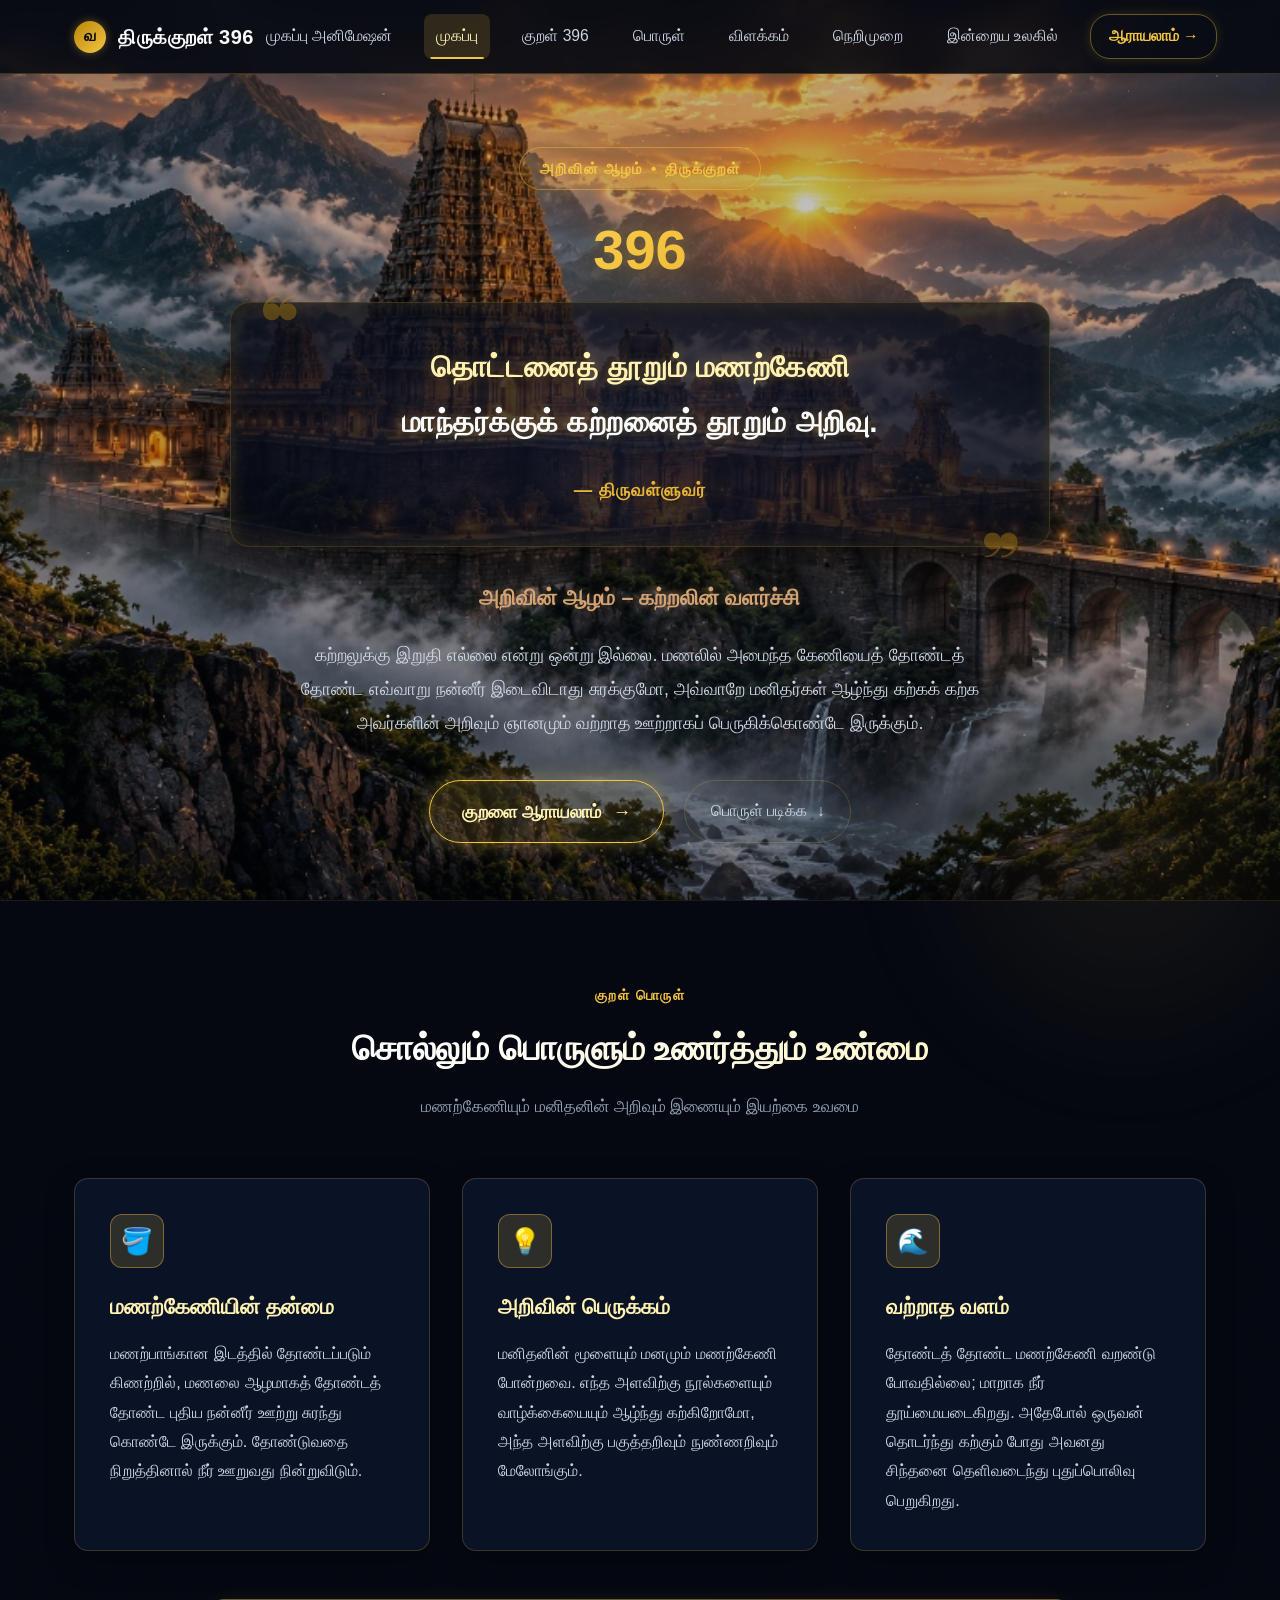
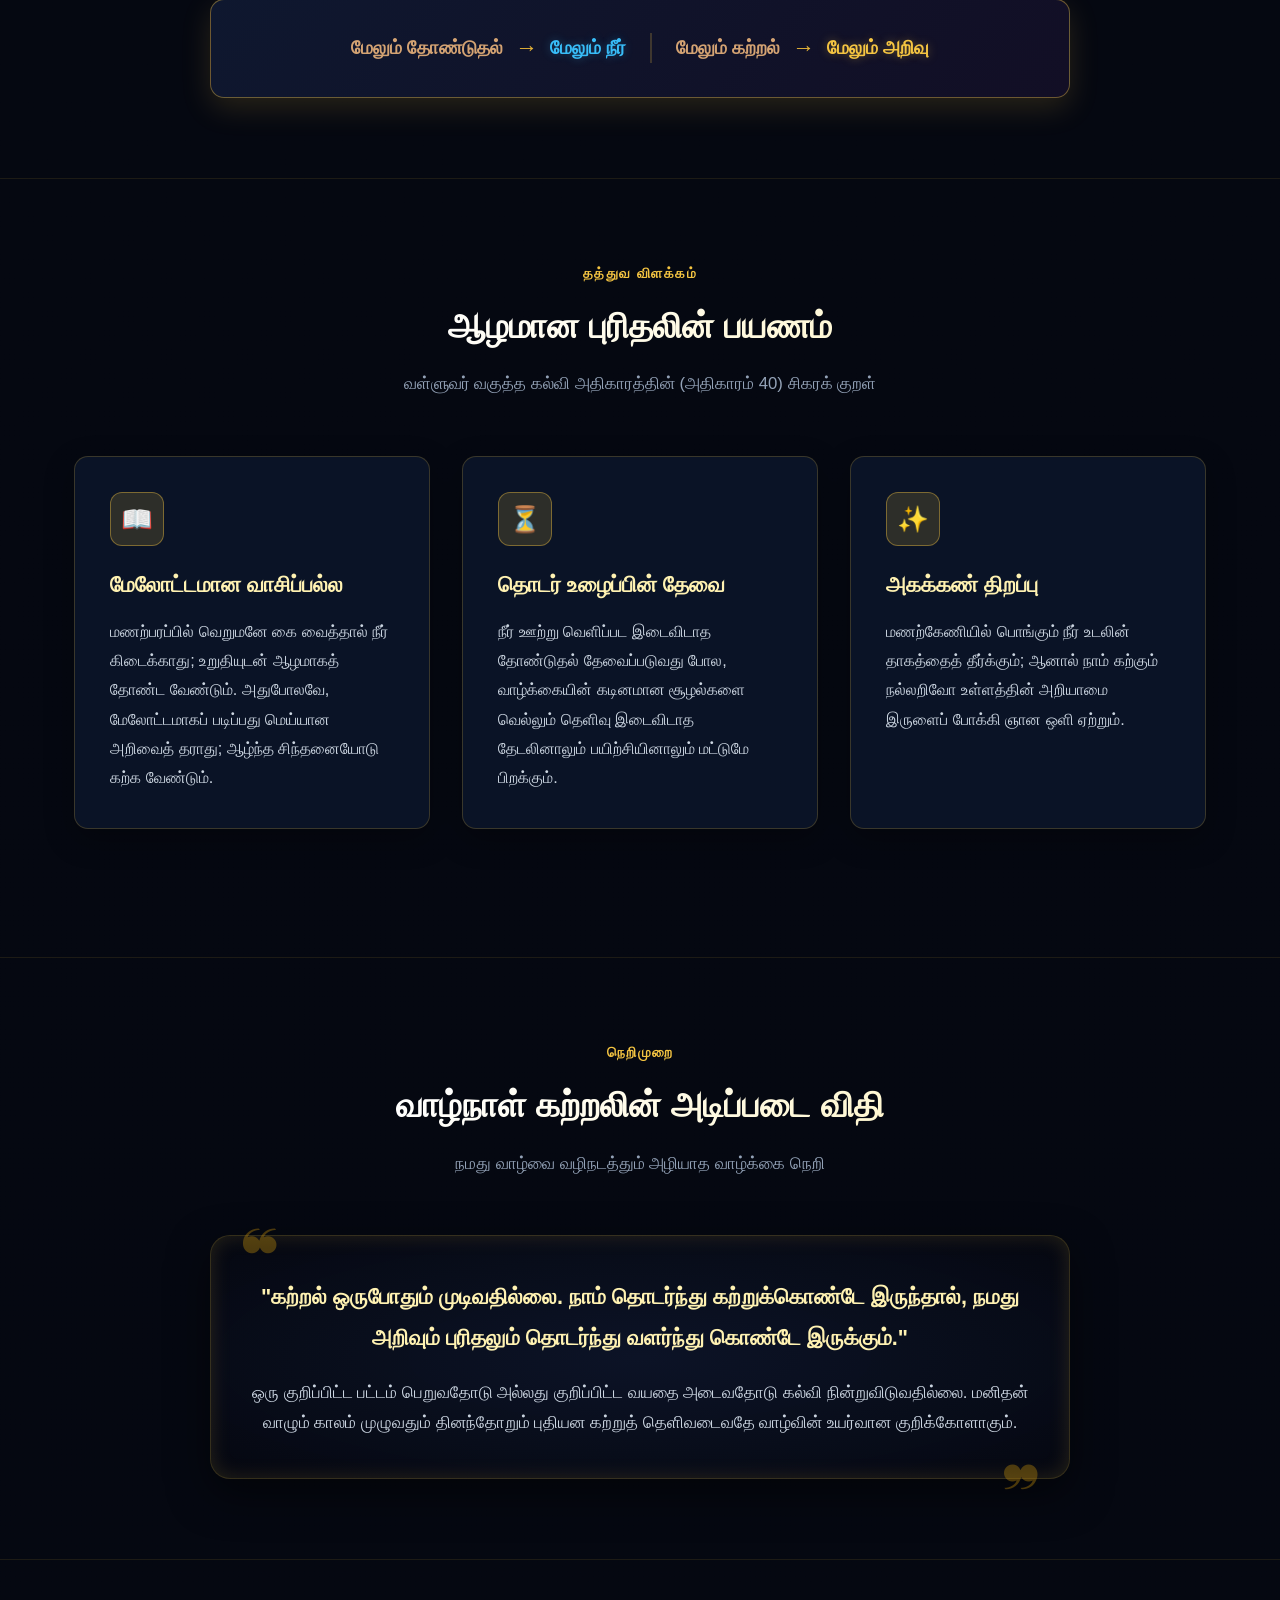
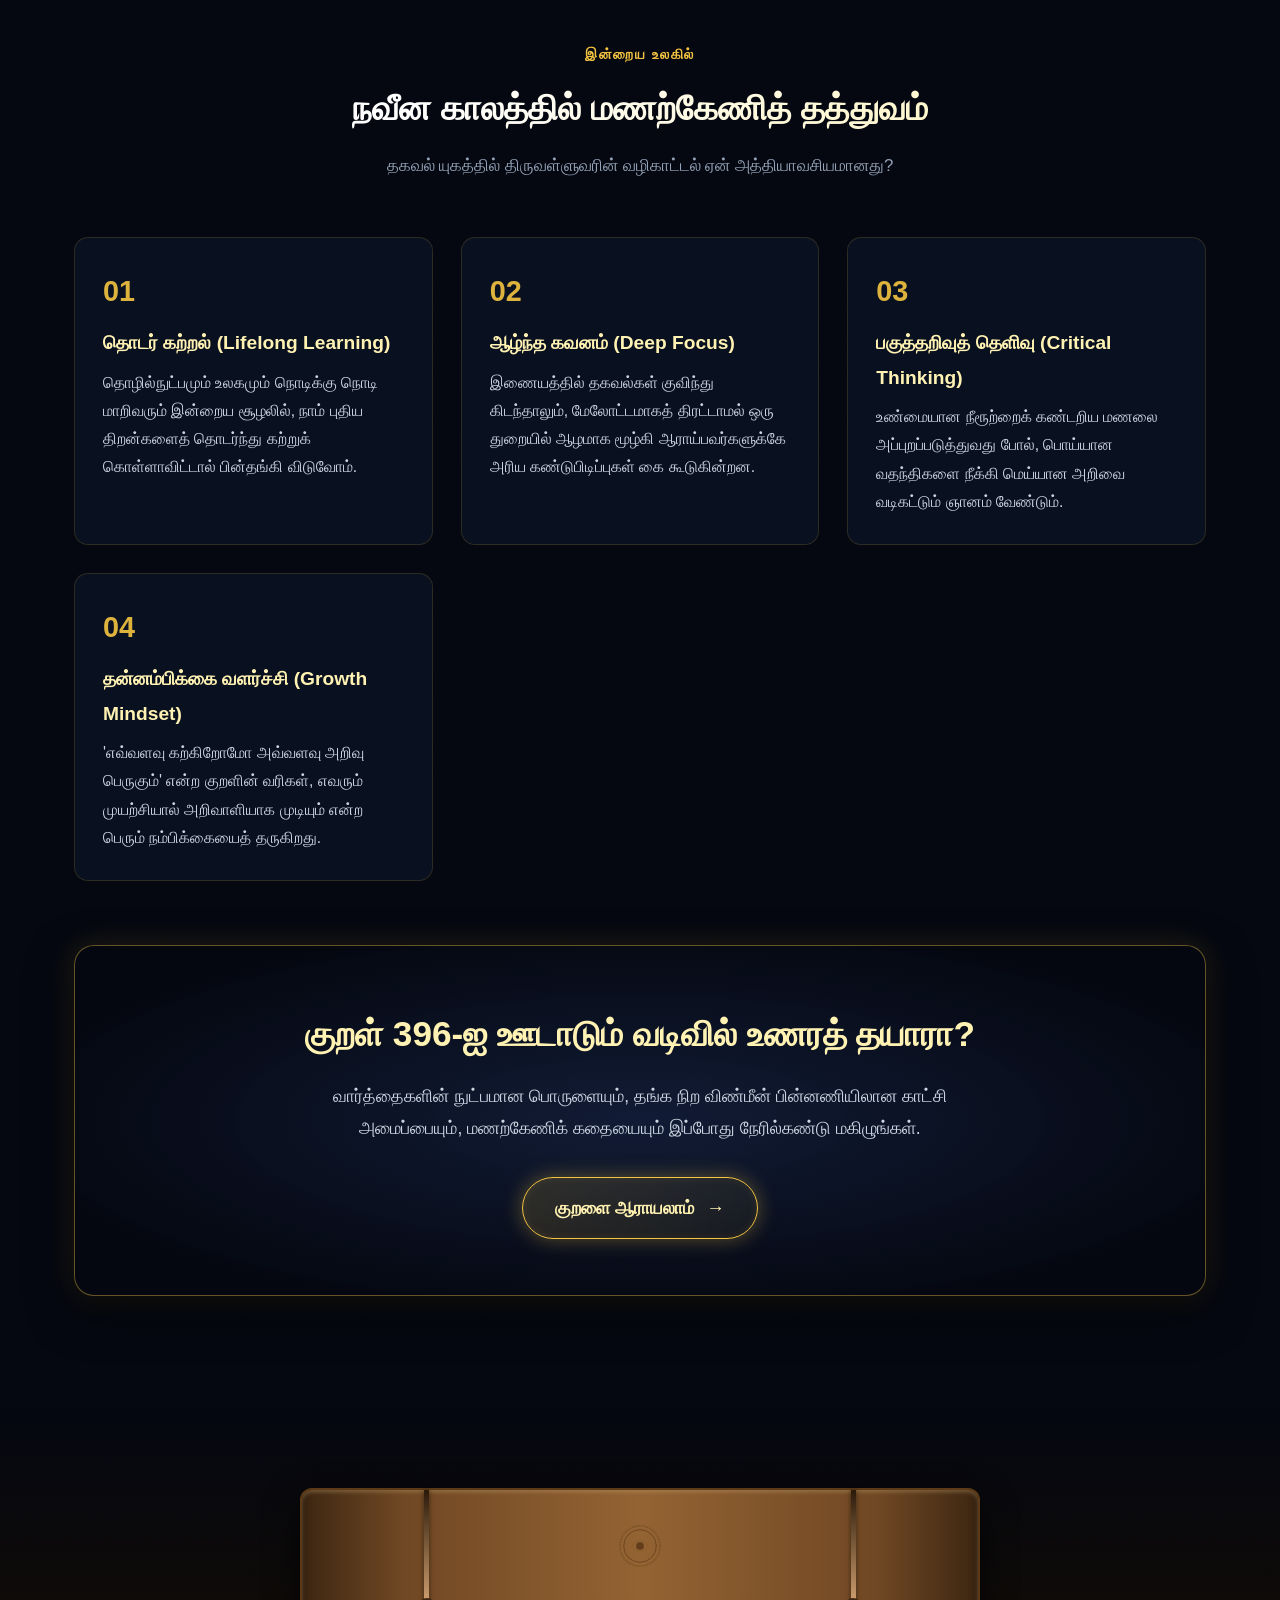
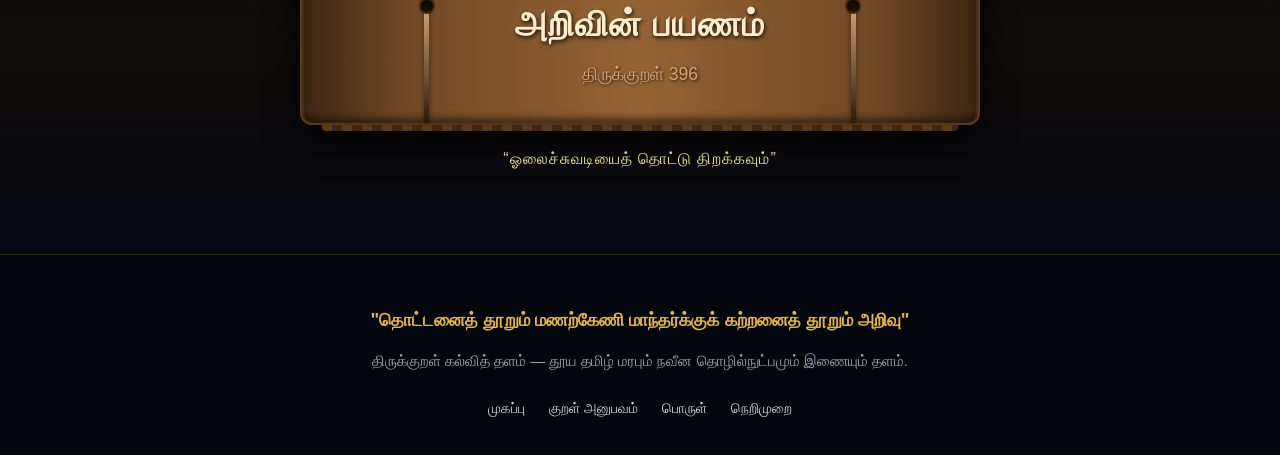
<file: thirukkural-396/thirukkural-396/index.html>
<!DOCTYPE html>
<html lang="ta">
<head>
  <meta charset="UTF-8">
  <meta name="viewport" content="width=device-width, initial-scale=1.0">
  <meta name="description" content="திருக்குறள் 396 - தொட்டனைத் தூறும் மணற்கேணி மாந்தர்க்குக் கற்றனைத் தூறும் அறிவு. தமிழின் ஆழமான வாழ்வியல் மற்றும் கல்வி ஞானம்.">
  <title>திருக்குறள் 396 — ஊற்றெடுக்கும் அறிவு | Thirukkural 396</title>
  <link rel="stylesheet" href="css/style.css">
</head>
<body>
  <!-- இரவு வான் பின்னணி விண்மீன்கள் -->
  <div class="starfield-container" aria-hidden="true"></div>
  <div class="ambient-glow top-center" aria-hidden="true"></div>
  <div class="ambient-glow bottom-right" aria-hidden="true"></div>

  <!-- முதன்மை வழிசெலுத்தல் பட்டை -->
  <header class="site-header" role="banner">
    <div class="container nav-wrapper">
      <a href="index.html" class="brand-logo" aria-label="முகப்புப் பக்கம்">
        <span class="brand-icon">வ</span>
        <span>திருக்குறள் 396</span>
      </a>

      <!-- கைபேசி மெனு பொத்தான் -->
      <button class="mobile-toggle" aria-label="வழிசெலுத்தல் மெனுவை மாற்று" aria-expanded="false">
        ☰
      </button>

      <!-- வழிசெலுத்தல் இணைப்புகள் -->
      <nav role="navigation" aria-label="தளத்தின் முதன்மை வழிசெலுத்தல்">
        <ul class="nav-links">
          <li class="nav-item"><a href="intro.html">முகப்பு அனிமேஷன்</a></li>
          <li class="nav-item"><a href="index.html" class="active">முகப்பு</a></li>
          <li class="nav-item"><a href="kural.html">குறள் 396</a></li>
          <li class="nav-item"><a href="#meaning">பொருள்</a></li>
          <li class="nav-item"><a href="#explanation">விளக்கம்</a></li>
          <li class="nav-item"><a href="#moral">நெறிமுறை</a></li>
          <li class="nav-item"><a href="#modern">இன்றைய உலகில்</a></li>
          <li class="nav-item"><a href="kural.html" class="nav-cta-btn">ஆராயலாம் →</a></li>
        </ul>
      </nav>
    </div>
  </header>

  <!-- முதன்மை உள்ளடக்கம் -->
  <main id="main-content">
    <!-- கதாநாயகப் பிரிவு (Hero Section) -->
    <section class="hero-section" aria-labelledby="hero-kural-badge">
      <div class="container">
        
        <!-- வரிசை 1: தலைப்பு அடையாளம் -->
        <div id="hero-kural-badge" class="kural-badge">
          <span>அறிவின் ஆழம்</span>
          <span>•</span>
          <span>திருக்குறள்</span>
        </div>

        <!-- வரிசை 2: குறள் எண் -->
        <div class="kural-number-display" aria-label="குறள் எண் முன்னூற்று தொண்ணூற்று ஆறு">
          396
        </div>

        <!-- வரிசை 3: குறள் வரிகள் & ஆசிரியர் -->
        <div class="hero-kural-container">
          <p class="kural-line-1">தொட்டனைத் தூறும் மணற்கேணி</p>
          <p class="kural-line-2">மாந்தர்க்குக் கற்றனைத் தூறும் அறிவு.</p>
          <span class="kural-author">— திருவள்ளுவர்</span>
        </div>

        <!-- வரிசை 4: துணைத்தலைப்பு -->
        <h2 class="hero-subtitle">
          அறிவின் ஆழம் – கற்றலின் வளர்ச்சி
        </h2>

        <!-- வரிசை 5: சுருக்கமான, நேர்த்தியான முன்னுரை -->
        <p class="hero-intro">
          கற்றலுக்கு இறுதி எல்லை என்று ஒன்று இல்லை. மணலில் அமைந்த கேணியைத் தோண்டத் தோண்ட எவ்வாறு நன்னீர் இடைவிடாது சுரக்குமோ, அவ்வாறே மனிதர்கள் ஆழ்ந்து கற்கக் கற்க அவர்களின் அறிவும் ஞானமும் வற்றாத ஊற்றாகப் பெருகிக்கொண்டே இருக்கும்.
        </p>

        <!-- வரிசை 6: முதன்மை அழைப்புப் பொத்தான் -->
        <div class="hero-actions">
          <a href="kural.html" class="btn-primary" aria-label="குறளை ஊடாடும் வடிவில் ஆராயலாம்">
            <span>குறளை ஆராயலாம்</span>
            <span aria-hidden="true">→</span>
          </a>
          <a href="#meaning" class="btn-secondary">
            <span>பொருள் படிக்க</span>
            <span aria-hidden="true">↓</span>
          </a>
        </div>

      </div>
    </section>

    <!-- பிரிவு 1: குறள் பொருள் (Meaning Section) -->
    <section id="meaning" class="content-section" aria-labelledby="meaning-title">
      <div class="container">
        <div class="section-title-wrap">
          <span class="section-tag">குறள் பொருள்</span>
          <h2 id="meaning-title" class="section-heading">சொல்லும் பொருளும் உணர்த்தும் உண்மை</h2>
          <p class="section-subheading">மணற்கேணியும் மனிதனின் அறிவும் இணையும் இயற்கை உவமை</p>
        </div>

        <div class="concept-grid">
          <article class="concept-card">
            <div class="concept-icon" aria-hidden="true">🪣</div>
            <h3>மணற்கேணியின் தன்மை</h3>
            <p>
              மணற்பாங்கான இடத்தில் தோண்டப்படும் கிணற்றில், மணலை ஆழமாகத் தோண்டத் தோண்ட புதிய நன்னீர் ஊற்று சுரந்து கொண்டே இருக்கும். தோண்டுவதை நிறுத்தினால் நீர் ஊறுவது நின்றுவிடும்.
            </p>
          </article>

          <article class="concept-card">
            <div class="concept-icon" aria-hidden="true">💡</div>
            <h3>அறிவின் பெருக்கம்</h3>
            <p>
              மனிதனின் மூளையும் மனமும் மணற்கேணி போன்றவை. எந்த அளவிற்கு நூல்களையும் வாழ்க்கையையும் ஆழ்ந்து கற்கிறோமோ, அந்த அளவிற்கு பகுத்தறிவும் நுண்ணறிவும் மேலோங்கும்.
            </p>
          </article>

          <article class="concept-card">
            <div class="concept-icon" aria-hidden="true">🌊</div>
            <h3>வற்றாத வளம்</h3>
            <p>
              தோண்டத் தோண்ட மணற்கேணி வறண்டு போவதில்லை; மாறாக நீர் தூய்மையடைகிறது. அதேபோல் ஒருவன் தொடர்ந்து கற்கும் போது அவனது சிந்தனை தெளிவடைந்து புதுப்பொலிவு பெறுகிறது.
            </p>
          </article>
        </div>

        <!-- மையக் கருத்துச் சமன்பாடு -->
        <div class="wisdom-equation" aria-label="கருத்துச் சமன்பாடு">
          <div class="equation-part">
            <span class="equation-tag">மேலும் தோண்டுதல்</span>
            <span class="equation-arrow">→</span>
            <span class="equation-water">மேலும் நீர்</span>
          </div>
          <div class="equation-divider" aria-hidden="true"></div>
          <div class="equation-part">
            <span class="equation-tag">மேலும் கற்றல்</span>
            <span class="equation-arrow">→</span>
            <span class="equation-wisdom">மேலும் அறிவு</span>
          </div>
        </div>
      </div>
    </section>

    <!-- பிரிவு 2: தத்துவ விளக்கம் (Explanation Section) -->
    <section id="explanation" class="content-section" aria-labelledby="explanation-title">
      <div class="container">
        <div class="section-title-wrap">
          <span class="section-tag">தத்துவ விளக்கம்</span>
          <h2 id="explanation-title" class="section-heading">ஆழமான புரிதலின் பயணம்</h2>
          <p class="section-subheading">வள்ளுவர் வகுத்த கல்வி அதிகாரத்தின் (அதிகாரம் 40) சிகரக் குறள்</p>
        </div>

        <div class="concept-grid">
          <article class="concept-card">
            <div class="concept-icon" aria-hidden="true">📖</div>
            <h3>மேலோட்டமான வாசிப்பல்ல</h3>
            <p>
              மணற்பரப்பில் வெறுமனே கை வைத்தால் நீர் கிடைக்காது; உறுதியுடன் ஆழமாகத் தோண்ட வேண்டும். அதுபோலவே, மேலோட்டமாகப் படிப்பது மெய்யான அறிவைத் தராது; ஆழ்ந்த சிந்தனையோடு கற்க வேண்டும்.
            </p>
          </article>

          <article class="concept-card">
            <div class="concept-icon" aria-hidden="true">⏳</div>
            <h3>தொடர் உழைப்பின் தேவை</h3>
            <p>
              நீர் ஊற்று வெளிப்பட இடைவிடாத தோண்டுதல் தேவைப்படுவது போல, வாழ்க்கையின் கடினமான சூழல்களை வெல்லும் தெளிவு இடைவிடாத தேடலினாலும் பயிற்சியினாலும் மட்டுமே பிறக்கும்.
            </p>
          </article>

          <article class="concept-card">
            <div class="concept-icon" aria-hidden="true">✨</div>
            <h3>அகக்கண் திறப்பு</h3>
            <p>
              மணற்கேணியில் பொங்கும் நீர் உடலின் தாகத்தைத் தீர்க்கும்; ஆனால் நாம் கற்கும் நல்லறிவோ உள்ளத்தின் அறியாமை இருளைப் போக்கி ஞான ஒளி ஏற்றும்.
            </p>
          </article>
        </div>
      </div>
    </section>

    <!-- பிரிவு 3: நெறிமுறை (Moral Section) -->
    <section id="moral" class="content-section" aria-labelledby="moral-title">
      <div class="container">
        <div class="section-title-wrap">
          <span class="section-tag">நெறிமுறை</span>
          <h2 id="moral-title" class="section-heading">வாழ்நாள் கற்றலின் அடிப்படை விதி</h2>
          <p class="section-subheading">நமது வாழ்வை வழிநடத்தும் அழியாத வாழ்க்கை நெறி</p>
        </div>

        <div class="hero-kural-container" style="max-width: 860px; margin: 0 auto; text-align: center;">
          <p style="font-size: 1.35rem; color: var(--gold-light); font-weight: 600; line-height: 1.9; margin-bottom: 1.25rem;">
            "கற்றல் ஒருபோதும் முடிவதில்லை. நாம் தொடர்ந்து கற்றுக்கொண்டே இருந்தால், நமது அறிவும் புரிதலும் தொடர்ந்து வளர்ந்து கொண்டே இருக்கும்."
          </p>
          <p style="color: var(--text-secondary); font-size: 1.05rem; line-height: 1.8;">
            ஒரு குறிப்பிட்ட பட்டம் பெறுவதோடு அல்லது குறிப்பிட்ட வயதை அடைவதோடு கல்வி நின்றுவிடுவதில்லை. மனிதன் வாழும் காலம் முழுவதும் தினந்தோறும் புதியன கற்றுத் தெளிவடைவதே வாழ்வின் உயர்வான குறிக்கோளாகும்.
          </p>
        </div>
      </div>
    </section>

    <!-- பிரிவு 4: இன்றைய உலகில் (Modern Relevance Section) -->
    <section id="modern" class="content-section" aria-labelledby="modern-title">
      <div class="container">
        <div class="section-title-wrap">
          <span class="section-tag">இன்றைய உலகில்</span>
          <h2 id="modern-title" class="section-heading">நவீன காலத்தில் மணற்கேணித் தத்துவம்</h2>
          <p class="section-subheading">தகவல் யுகத்தில் திருவள்ளுவரின் வழிகாட்டல் ஏன் அத்தியாவசியமானது?</p>
        </div>

        <div class="relevance-grid">
          <article class="relevance-item">
            <div class="relevance-number">01</div>
            <h4>தொடர் கற்றல் (Lifelong Learning)</h4>
            <p>தொழில்நுட்பமும் உலகமும் நொடிக்கு நொடி மாறிவரும் இன்றைய சூழலில், நாம் புதிய திறன்களைத் தொடர்ந்து கற்றுக் கொள்ளாவிட்டால் பின்தங்கி விடுவோம்.</p>
          </article>

          <article class="relevance-item">
            <div class="relevance-number">02</div>
            <h4>ஆழ்ந்த கவனம் (Deep Focus)</h4>
            <p>இணையத்தில் தகவல்கள் குவிந்து கிடந்தாலும், மேலோட்டமாகத் திரட்டாமல் ஒரு துறையில் ஆழமாக மூழ்கி ஆராய்பவர்களுக்கே அரிய கண்டுபிடிப்புகள் கை கூடுகின்றன.</p>
          </article>

          <article class="relevance-item">
            <div class="relevance-number">03</div>
            <h4>பகுத்தறிவுத் தெளிவு (Critical Thinking)</h4>
            <p>உண்மையான நீரூற்றைக் கண்டறிய மணலை அப்புறப்படுத்துவது போல், பொய்யான வதந்திகளை நீக்கி மெய்யான அறிவை வடிகட்டும் ஞானம் வேண்டும்.</p>
          </article>

          <article class="relevance-item">
            <div class="relevance-number">04</div>
            <h4>தன்னம்பிக்கை வளர்ச்சி (Growth Mindset)</h4>
            <p>'எவ்வளவு கற்கிறோமோ அவ்வளவு அறிவு பெருகும்' என்ற குறளின் வரிகள், எவரும் முயற்சியால் அறிவாளியாக முடியும் என்ற பெரும் நம்பிக்கையைத் தருகிறது.</p>
          </article>
        </div>

        <!-- ஊடாடும் அனுபவத்திற்கு அழைக்கும் பதாகை -->
        <div class="cta-banner">
          <h2>குறள் 396-ஐ ஊடாடும் வடிவில் உணரத் தயாரா?</h2>
          <p>
            வார்த்தைகளின் நுட்பமான பொருளையும், தங்க நிற விண்மீன் பின்னணியிலான காட்சி அமைப்பையும், மணற்கேணிக் கதையையும் இப்போது நேரில்கண்டு மகிழுங்கள்.
          </p>
          <a href="kural.html" class="btn-primary" aria-label="குறளை முழுமையாக ஆராயலாம்">
            <span>குறளை ஆராயலாம்</span>
            <span aria-hidden="true">→</span>
          </a>
        </div>
      </div>
    </section>
    <!-- 🌿 புதிய ஓலைச்சுவடி சிறுகதை பகுதி (Olaichuvadi Manuscript Section) -->
    <section id="olaichuvadi-section" class="olaichuvadi-section" aria-label="ஓலைச்சுவடி கதை அனுபவம்">
      <div class="container">
        <div class="olaichuvadi-wrapper">
          
          <!-- மூடிய நிலை ஓலைச்சுவடி (Closed Manuscript Cover) -->
          <div id="olaichuvadi-closed" class="olaichuvadi-closed" tabindex="0" role="button" aria-label="ஓலைச்சுவடியைத் தொட்டு திறக்கவும்">
            <div class="olaichuvadi-cover">
              <!-- சுவடி நூற்கட்டு மற்றும் துளைகள் -->
              <div class="manuscript-string left-string"></div>
              <div class="manuscript-hole left-hole"></div>
              <div class="manuscript-hole right-hole"></div>
              <div class="manuscript-string right-string"></div>
              
              <!-- சுவடி மரபுக் கொடி / செதுக்கல் சின்னம் -->
              <div class="manuscript-emblem">
                <svg viewBox="0 0 100 100" width="48" height="48" aria-hidden="true">
                  <!-- மரபுவழிக் கிணறு மற்றும் சுவடிச் சின்னம் -->
                  <circle cx="50" cy="50" r="42" fill="none" stroke="#7a5223" stroke-width="3" stroke-dasharray="4 2"/>
                  <circle cx="50" cy="50" r="34" fill="none" stroke="#5c3a17" stroke-width="1.5"/>
                  <path d="M 32,50 Q 50,28 68,50 Q 50,72 32,50 Z" fill="none" stroke="#8c5e2b" stroke-width="2"/>
                  <circle cx="50" cy="50" r="8" fill="#5c3a17"/>
                </svg>
              </div>

              <h2 class="olaichuvadi-cover-title">அறிவின் பயணம்</h2>
              <p class="olaichuvadi-cover-subtitle">திருக்குறள் 396</p>
              
              <!-- சுவடி அடுக்கு வரிகள் -->
              <div class="leaf-edges-decor"></div>
            </div>
            <p class="olaichuvadi-hint">“ஓலைச்சுவடியைத் தொட்டு திறக்கவும்”</p>
          </div>

          <!-- திறந்த நிலை 3D ஓலைச்சுவடி (Open 3D Manuscript) -->
          <div id="olaichuvadi-open" class="olaichuvadi-open hidden-olaichuvadi">
            <div class="olaichuvadi-stage-3d">
              
              <!-- இடது பக்கம் ஓலை ஏடு -->
              <div class="olaichuvadi-leaf leaf-left">
                <div class="leaf-hole"></div>
                <div class="leaf-string"></div>
                <div class="leaf-content">
                  <span class="leaf-page-num">ஏடு - ௧</span>
                  <h3 class="leaf-title">தோண்டத் தோண்ட ஊறும் மணற்கேணி</h3>
                  <p class="leaf-text">
                    மணற்பாங்கான நிலத்தில் அமைக்கப்படும் கிணற்றில், மனிதர்கள் எவ்வளவு தூரம் தோண்டுகிறார்களோ, அவ்வளவுக்கு அவ்வளவு நன்னீர் இடைவிடாமல் சுரந்துகொண்டே இருக்கும். தோண்டுவதை நிறுத்தினால் நீரும் நின்றுவிடும்.
                  </p>
                </div>
              </div>

              <!-- வலது பக்கம் ஓலை ஏடு -->
              <div class="olaichuvadi-leaf leaf-right">
                <div class="leaf-hole"></div>
                <div class="leaf-string"></div>
                <div class="leaf-content">
                  <span class="leaf-page-num">ஏடு - ௨</span>
                  <h3 class="leaf-title">கற்கக் கற்கப் பெருகும் மனித அறிவு</h3>
                  <p class="leaf-text">
                    அதைப் போலவே, மனிதர்கள் நூல்களையும் வாழ்வியல் அனுபவங்களையும் எந்த அளவுக்கு ஆழ்ந்து கற்கிறார்களோ, அந்த அளவுக்கு அவர்களின் மனக்கண்ணும் நுட்பமான அறிவும் ஞானமாகப் பெருகும்.
                  </p>
                </div>
              </div>

            </div>

            <!-- சுவடி கட்டுப்பாடுகள் -->
            <div class="olaichuvadi-controls">
              <button id="close-olaichuvadi-btn" class="olaichuvadi-btn">
                ✕ சுவடியை மூடுக
              </button>
            </div>
          </div>

        </div>
      </div>
    </section>

  </main>

  <!-- அடிக்குறிப்பு (Footer) -->
  <footer class="site-footer" role="contentinfo">
    <div class="container">
      <p class="footer-kural-quote">"தொட்டனைத் தூறும் மணற்கேணி மாந்தர்க்குக் கற்றனைத் தூறும் அறிவு"</p>
      <p class="footer-credit">திருக்குறள் கல்வித் தளம் — தூய தமிழ் மரபும் நவீன தொழில்நுட்பமும் இணையும் தளம்.</p>
      <ul class="footer-nav">
        <li><a href="index.html">முகப்பு</a></li>
        <li><a href="kural.html">குறள் அனுபவம்</a></li>
        <li><a href="#meaning">பொருள்</a></li>
        <li><a href="#moral">நெறிமுறை</a></li>
      </ul>
    </div>
  </footer>

  <script src="js/script.js"></script>
</body>
</html>
</file>
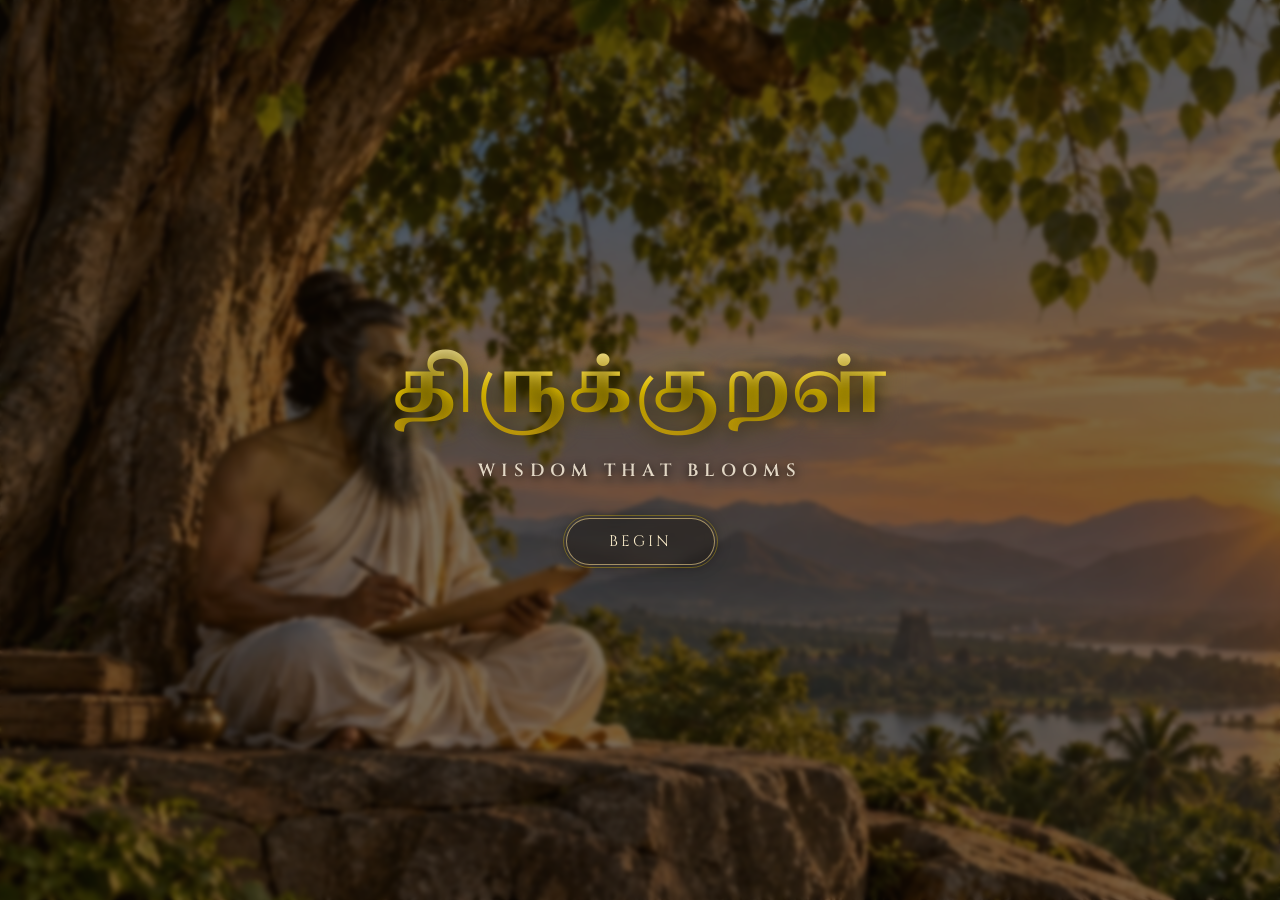
<file: thirukkural-396/thirukkural-396/intro.html>
<!DOCTYPE html>
<html lang="ta">
<head>
  <meta charset="UTF-8">
  <meta name="viewport" content="width=device-width, initial-scale=1.0">
  <title>திருக்குறள் | Thirukkural Intro</title>

  <!-- Google Fonts - பொன் நிற எழுத்துரு மற்றும் தமிழ் எழுத்துரு -->
  <link rel="preconnect" href="https://fonts.googleapis.com">
  <link rel="preconnect" href="https://fonts.gstatic.com" crossorigin>
  <link href="https://fonts.googleapis.com/css2?family=Cinzel:wght@500;700&family=Noto+Serif+Tamil:wght@600;700&display=swap" rel="stylesheet">

  <style>
    * {
      margin: 0;
      padding: 0;
      box-sizing: border-box;
    }

    body, html {
      width: 100%;
      height: 100%;
      overflow: hidden;
      font-family: 'Cinzel', 'Noto Serif Tamil', serif;
    }

    /* அனிமேஷன் கொண்ட பின்னணிக் கொள்கலன் */
    .hero-container {
      position: relative;
      width: 100vw;
      height: 100vh;
      display: flex;
      justify-content: center;
      align-items: center;
      background: #000;
    }

    /* பின்னணிப் படம் மற்றும் கென் பர்ன்ஸ் ஜூம் அனிமேஷன் */
    .hero-bg {
      position: absolute;
      top: 0;
      left: 0;
      width: 100%;
      height: 100%;
      background-image: url('assets/images/thiruvalluvar_bg.jpg');
      background-size: cover;
      background-position: center;
      transform: scale(1.05);
      transition: transform 3s ease-out, filter 1.5s ease;
      animation: kenburns 20s infinite alternate ease-in-out;
    }

    @keyframes kenburns {
      0% { transform: scale(1); }
      100% { transform: scale(1.08); }
    }

    /* படத்தின் மேல் இருக்கும் இருண்ட நிழல் (Overlay) */
    .hero-overlay {
      position: absolute;
      top: 0;
      left: 0;
      width: 100%;
      height: 100%;
      background: rgba(15, 10, 5, 0.55);
      backdrop-filter: blur(2px);
      transition: opacity 1.5s ease, backdrop-filter 1.5s ease;
    }

    /* முகப்பு உள்ளடக்கப் பெட்டி */
    .hero-content {
      position: relative;
      z-index: 2;
      text-align: center;
      color: #ffffff;
      padding: 20px;
      transition: all 1.2s cubic-bezier(0.25, 1, 0.5, 1);
    }

    /* தங்க நிற திருக்குறள் தலைப்பு */
    .hero-title {
      font-family: 'Noto Serif Tamil', serif;
      font-size: 4.5rem;
      font-weight: 700;
      letter-spacing: 2px;
      background: linear-gradient(180deg, #fff7d6 0%, #ffd700 50%, #cca010 100%);
      -webkit-background-clip: text;
      -webkit-text-fill-color: transparent;
      text-shadow: 0px 4px 20px rgba(0, 0, 0, 0.8), 0 0 30px rgba(255, 215, 0, 0.4);
      margin-bottom: 12px;
      opacity: 0;
      transform: translateY(30px);
      animation: fadeInUp 1.2s forwards 0.3s;
    }

    /* ஆங்கிலத் துணைத்தலைப்பு */
    .hero-subtitle {
      font-size: 1.1rem;
      letter-spacing: 6px;
      font-weight: 600;
      color: #e2d7c5;
      text-transform: uppercase;
      text-shadow: 0 2px 10px rgba(0,0,0,0.9);
      margin-bottom: 35px;
      opacity: 0;
      transform: translateY(20px);
      animation: fadeInUp 1.2s forwards 0.6s;
    }

    /* BEGIN பொத்தான் */
    .begin-btn {
      display: inline-block;
      padding: 12px 42px;
      font-size: 0.95rem;
      font-family: 'Cinzel', serif;
      letter-spacing: 3px;
      color: #fceecb;
      text-decoration: none;
      background: rgba(20, 15, 10, 0.4);
      border: 1.5px solid rgba(243, 213, 140, 0.6);
      border-radius: 30px;
      cursor: pointer;
      backdrop-filter: blur(5px);
      transition: all 0.4s ease;
      box-shadow: 0 0 15px rgba(0, 0, 0, 0.4);
      opacity: 0;
      transform: translateY(20px);
      animation: fadeInUp 1.2s forwards 0.9s;
    }

    .begin-btn:hover {
      background: rgba(212, 175, 55, 0.25);
      border-color: #ffd700;
      color: #ffffff;
      box-shadow: 0 0 25px rgba(255, 215, 0, 0.6);
      transform: translateY(-2px) scale(1.03);
    }

    /* பொத்தானைச் சுற்றியுள்ள அசைவு (Pulse Effect) */
    .begin-btn::after {
      content: '';
      position: absolute;
      top: -4px; left: -4px; right: -4px; bottom: -4px;
      border-radius: 34px;
      border: 1px solid rgba(255, 215, 0, 0.3);
      animation: pulse 2s infinite;
    }

    /* ஆரம்ப அனிமேஷன்கள் */
    @keyframes fadeInUp {
      to {
        opacity: 1;
        transform: translateY(0);
      }
    }

    @keyframes pulse {
      0% { transform: scale(1); opacity: 0.8; }
      100% { transform: scale(1.1); opacity: 0; }
    }

    /* BEGIN கிளிக் செய்த பிறகு நிகழும் மாற்றங்கள் (Revealed State) */
    .hero-container.active .hero-overlay {
      opacity: 0.15;
      backdrop-filter: blur(0px);
    }

    .hero-container.active .hero-content {
      opacity: 0;
      transform: scale(1.1);
      pointer-events: none;
    }
  </style>
</head>
<body>

  <div class="hero-container" id="hero">
    <!-- பின்னணிப் படம் -->
    <div class="hero-bg"></div>
    
    <!-- இருண்ட மேலடுக்கு (Dark Overlay) -->
    <div class="hero-overlay"></div>

    <!-- மைய உள்ளடக்கம் -->
    <div class="hero-content">
      <h1 class="hero-title">திருக்குறள்</h1>
      <p class="hero-subtitle">WISDOM THAT BLOOMS</p>
      <button class="begin-btn" id="beginBtn" onclick="startExperience()">BEGIN</button>
    </div>
  </div>

  <script>
    function startExperience() {
      const hero = document.getElementById('hero');
      hero.classList.add('active');

      // 1.5 விநாடிகளுக்குப் பிறகு அடுத்த பக்கத்திற்கு அழைத்துச் செல்ல
      setTimeout(() => {
        // உங்கள் பிரதான பக்க இணைப்பு
        window.location.href = "index.html";
      }, 1400);
    }
  </script>
</body>
</html>
</file>
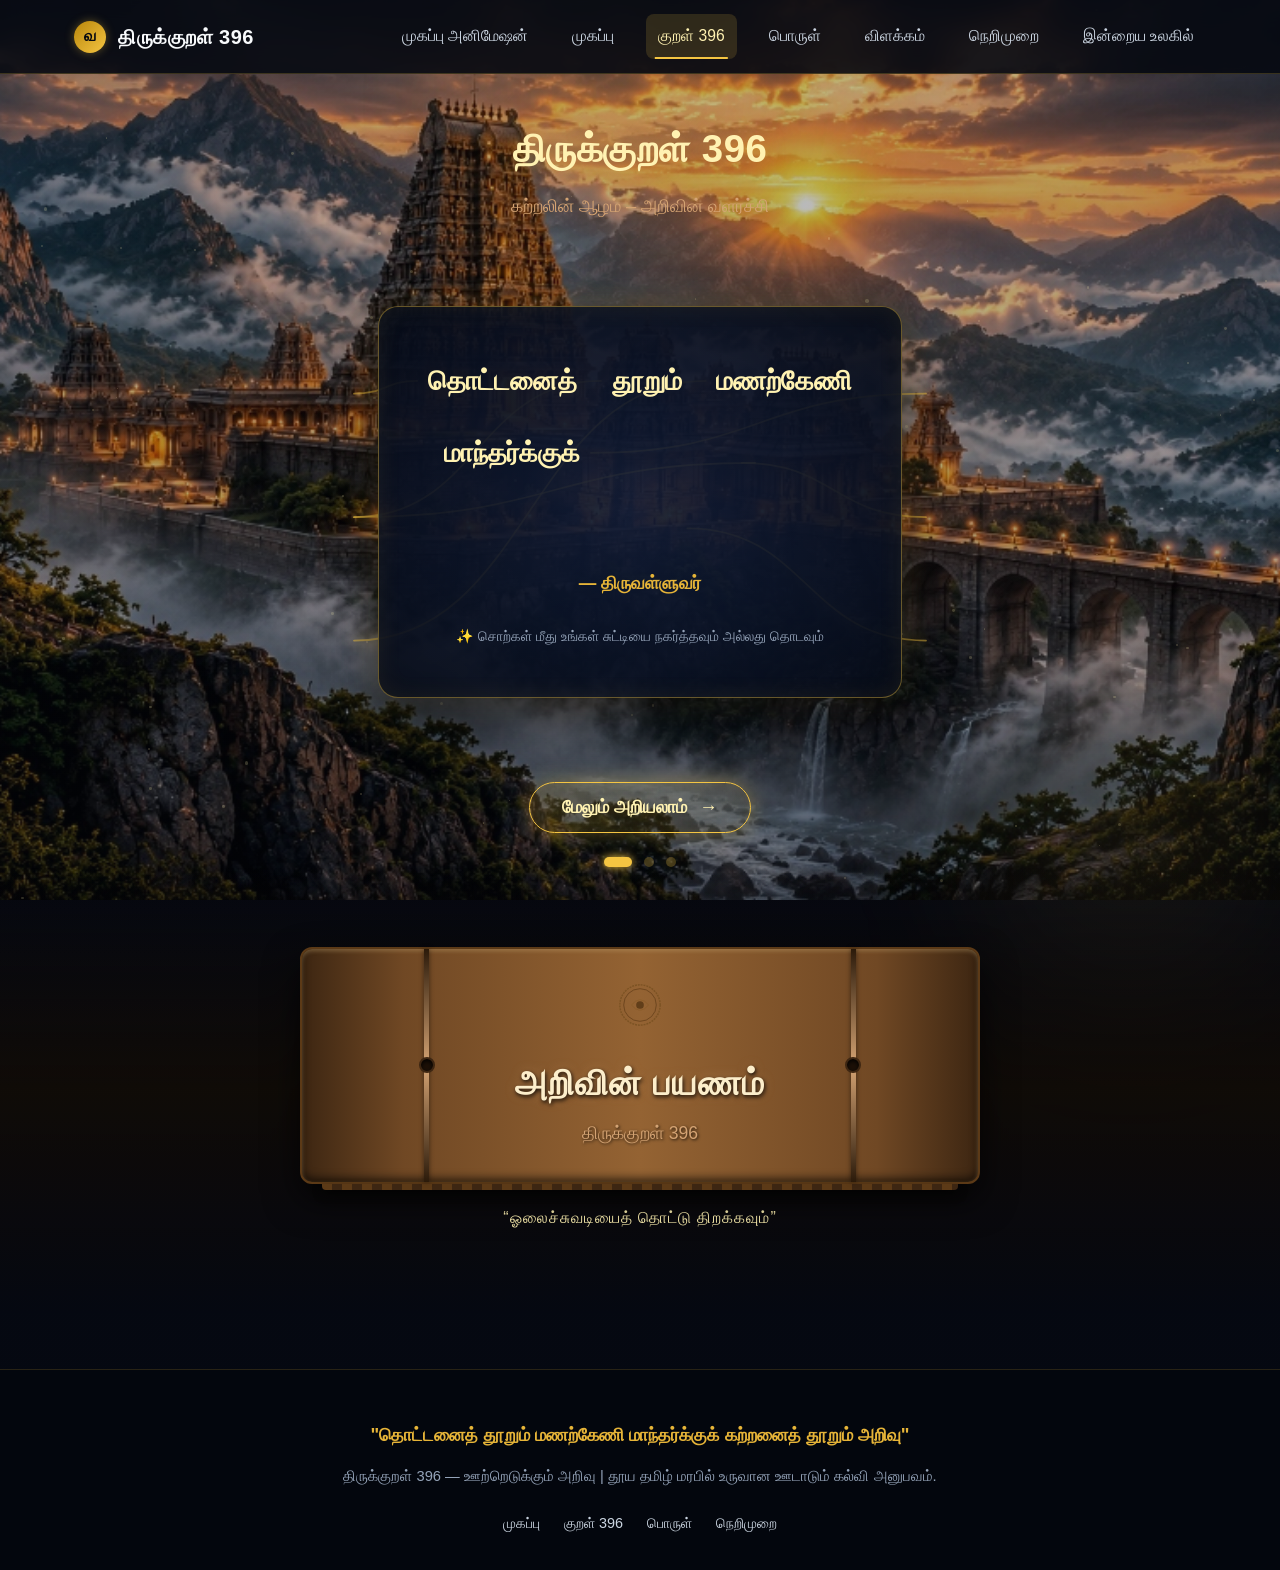
<file: thirukkural-396/thirukkural-396/kural.html>
<!DOCTYPE html>
<html lang="ta">
<head>
  <meta charset="UTF-8">
  <meta name="viewport" content="width=device-width, initial-scale=1.0">
  <meta name="description" content="திருக்குறள் 396 ஊடாடும் தளம் - தொட்டனைத் தூறும் மணற்கேணி மாந்தர்க்குக் கற்றனைத் தூறும் அறிவு. விண்மீன் வான்வெளியில் சொற்பொருள் மற்றும் சிறுகதை அனுபவம்.">
  <title>குறள் 396 — ஊடாடும் அனுபவம் | திருக்குறள்</title>
  <link rel="stylesheet" href="css/style.css">
</head>
<body class="experience-body">
  <!-- இரவு வான் பின்னணி விண்மீன்கள் -->
  <div class="starfield-container" aria-hidden="true"></div>
  <div class="ambient-glow top-center" aria-hidden="true"></div>
  <div class="ambient-glow bottom-right" aria-hidden="true"></div>

  <!-- முதன்மை வழிசெலுத்தல் பட்டை -->
  <header class="site-header" role="banner">
    <div class="container nav-wrapper">
      <a href="index.html" class="brand-logo" aria-label="முகப்புப் பக்கத்திற்குச் செல்">
        <span class="brand-icon">வ</span>
        <span>திருக்குறள் 396</span>
      </a>

      <!-- கைபேசி மெனு பொத்தான் -->
      <button class="mobile-toggle" aria-label="வழிசெலுத்தல் மெனுவை மாற்று" aria-expanded="false">
        ☰
      </button>

      <nav role="navigation" aria-label="தளத்தின் வழிசெலுத்தல்">
        <ul class="nav-links">
          <li class="nav-item"><a href="intro.html">முகப்பு அனிமேஷன்</a></li>
          <li class="nav-item"><a href="index.html">முகப்பு</a></li>
          <li class="nav-item"><a href="kural.html" class="active">குறள் 396</a></li>
          <li class="nav-item"><a href="index.html#meaning">பொருள்</a></li>
          <li class="nav-item"><a href="index.html#explanation">விளக்கம்</a></li>
          <li class="nav-item"><a href="index.html#moral">நெறிமுறை</a></li>
          <li class="nav-item"><a href="index.html#modern">இன்றைய உலகில்</a></li>
        </ul>
      </nav>
    </div>
  </header>

  <!-- ஊடாடும் அனுபவக் களம் -->
  <main class="experience-main" id="main-content">
    <div class="container">

      <!-- தலைப்பு & துணைத்தலைப்பு -->
      <header class="experience-header">
        <h1 class="experience-title">திருக்குறள் 396</h1>
        <p class="experience-subtitle">கற்றலின் ஆழம் – அறிவின் வளர்ச்சி</p>
      </header>

      <!-- மைய அரங்கம் (Stage) -->
      <div class="stage-container" aria-live="polite">

        <!-- ==========================================================
             நிலை 1: குறள் மற்றும் சொற்பொருள் அரங்கம் (EXPLORATION VIEW)
             ========================================================== -->
        <section id="exploration-view" class="kural-exploration-view" aria-label="குறள் மற்றும் சொற்பொருள் அரங்கம்">

          <!-- SVG இணைப்பு வலைப்பின்னல் (Desktop / Tablet) -->
          <svg id="connection-svg" class="connection-svg" aria-hidden="true"></svg>

          <!-- இடதுபக்க சொற்பொருள் அட்டைகள் (1, 2, 3) -->
          <div class="meaning-col left-col">
            <!-- அட்டை 1 -->
            <article class="meaning-card" data-index="1" aria-label="சொல் 1: தொட்டனைத்து">
              <div class="meaning-card-header">
                <span class="meaning-card-word">1. தொட்டனைத்து</span>
                <span class="meaning-card-num">1</span>
              </div>
              <p class="meaning-card-desc">எவ்வளவு தோண்டுகிறோமோ</p>
            </article>

            <!-- அட்டை 2 -->
            <article class="meaning-card" data-index="2" aria-label="சொல் 2: தூறும்">
              <div class="meaning-card-header">
                <span class="meaning-card-word">2. தூறும்</span>
                <span class="meaning-card-num">2</span>
              </div>
              <p class="meaning-card-desc">வெளிப்படும் / பெருகும்</p>
            </article>

            <!-- அட்டை 3 -->
            <article class="meaning-card" data-index="3" aria-label="சொல் 3: மணற்கேணி">
              <div class="meaning-card-header">
                <span class="meaning-card-word">3. மணற்கேணி</span>
                <span class="meaning-card-num">3</span>
              </div>
              <p class="meaning-card-desc">மணலில் அமைந்த கிணறு</p>
            </article>
          </div>

          <!-- நடுவில் அமைந்துள்ள குறள் அட்டை -->
          <div class="kural-center-card" aria-label="மையத் திருக்குறள்">
            <div class="kural-lines-wrapper">
              <!-- முதல் வரி -->
              <div class="kural-line">
                <span class="kural-word" data-index="1">தொட்டனைத்</span>
                <span class="kural-word" data-index="2">தூறும்</span>
                <span class="kural-word" data-index="3">மணற்கேணி</span>
              </div>

              <!-- இரண்டாம் வரி -->
              <div class="kural-line">
                <span class="kural-word" data-index="4">மாந்தர்க்குக்</span>
                <span class="kural-word" data-index="5">கற்றனைத்</span>
                <span class="kural-word" data-index="2">தூறும்</span>
                <span class="kural-word" data-index="6">அறிவு.</span>
              </div>
            </div>

            <p class="kural-sign">— திருவள்ளுவர்</p>
            <p class="kural-hint">✨ சொற்கள் மீது உங்கள் சுட்டியை நகர்த்தவும் அல்லது தொடவும்</p>
          </div>

          <!-- வலதுபக்க சொற்பொருள் அட்டைகள் (4, 5, 6) -->
          <div class="meaning-col right-col">
            <!-- அட்டை 4 -->
            <article class="meaning-card" data-index="4" aria-label="சொல் 4: மாந்தர்க்கு">
              <div class="meaning-card-header">
                <span class="meaning-card-word">4. மாந்தர்க்கு</span>
                <span class="meaning-card-num">4</span>
              </div>
              <p class="meaning-card-desc">மனிதர்களுக்கு</p>
            </article>

            <!-- அட்டை 5 -->
            <article class="meaning-card" data-index="5" aria-label="சொல் 5: கற்றனைத்து">
              <div class="meaning-card-header">
                <span class="meaning-card-word">5. கற்றனைத்து</span>
                <span class="meaning-card-num">5</span>
              </div>
              <p class="meaning-card-desc">எவ்வளவு கற்கிறோமோ</p>
            </article>

            <!-- அட்டை 6 -->
            <article class="meaning-card" data-index="6" aria-label="சொல் 6: அறிவு">
              <div class="meaning-card-header">
                <span class="meaning-card-word">6. அறிவு</span>
                <span class="meaning-card-num">6</span>
              </div>
              <p class="meaning-card-desc">அறிவு / ஞானம்</p>
            </article>
          </div>

        </section>

        <!-- ==========================================================
             நிலை 2: நெறிமுறை அரங்கம் (MORAL VIEW - முதல் கிளிக்கில் தோன்றும்)
             ========================================================== -->
        <section id="moral-view" class="moral-section-view hidden-state" aria-label="குறள் உணர்த்தும் நெறிமுறை">
          <div class="moral-badge">வாழ்வியல் நெறிமுறை</div>
          <h2 class="moral-title">நெறிமுறை</h2>

          <!-- மைய நெறிமுறை வாசகம் -->
          <div class="moral-message-box">
            <blockquote class="moral-quote">
              "கற்றல் ஒருபோதும் முடிவதில்லை. நாம் தொடர்ந்து கற்றுக்கொண்டே இருந்தால், நமது அறிவும் புரிதலும் தொடர்ந்து வளர்ந்து கொண்டே இருக்கும்."
            </blockquote>
          </div>

          <!-- காட்சி விளக்கம்: மேலும் தோண்டுதல் / மேலும் கற்றல் -->
          <div class="depth-comparison">
            <div class="depth-box sand-well">
              <div class="depth-icon" aria-hidden="true">⛏️ ➔ 💧</div>
              <div class="depth-formula">மேலும் தோண்டுதல் → மேலும் நீர்</div>
              <p class="depth-desc">
                மணற்கேணியில் மணலின் அடுக்குகளை ஆழமாகத் தோண்டத் தோண்ட, நன்னீர் ஊற்று தூய்மையாகவும் தாராளமாகவும் பொங்கி வழிகிறது.
              </p>
            </div>

            <div class="depth-box learning-well">
              <div class="depth-icon" aria-hidden="true">📚 ➔ 💡</div>
              <div class="depth-formula">மேலும் கற்றல் → மேலும் அறிவு</div>
              <p class="depth-desc">
                மனிதர்கள் புதிய அறிவையும் வாழ்வியல் நுட்பங்களையும் ஆழ்ந்து கற்கக் கற்க, அறியாமை அகன்று தெளிவான ஞானமும் புத்திக்கூர்மையும் பெருகுகிறது.
              </p>
            </div>
          </div>

          <!-- ஆழமான அறிவின் 5 தூண்கள் (Dig Deeper Wisdom Pillars) -->
          <h3 class="wisdom-pillars-title">அறிவின் ஆழத்தை எட்டும் ஐந்து தூண்கள்:</h3>
          <div class="wisdom-pillars-grid">
            <span class="pillar-chip">✨ உள்ளுணர்வு</span>
            <span class="pillar-chip">💡 அறிவு</span>
            <span class="pillar-chip">🌟 ஞானம்</span>
            <span class="pillar-chip">🎯 கவனம்</span>
            <span class="pillar-chip">🌱 வளர்ச்சி</span>
          </div>
        </section>

        <!-- ==========================================================
             நிலை 3: சிறுகதை அரங்கம் (STORY VIEW - இரண்டாம் கிளிக்கில் தோன்றும்)
             ========================================================== -->
        <section id="story-view" class="story-section-view hidden-state" aria-label="சிறுகதை: மாணவனும் மணற்கேணியும்">
          <div class="story-header">
            <div class="story-badge">உவமைக் கதை</div>
            <h2 class="story-title">சிறுகதை</h2>
            <p class="story-subtitle">மாணவனும் மணற்கேணியும்</p>
          </div>

          <!-- அசல் தமிழ்க் கதை உள்ளடக்கம் -->
          <div class="story-narrative">
            <p>
              பழங்காலத் தமிழ்நாட்டில், பேரறிஞரான ஒரு குருவின் ஆசிரமத்தில் இளஞ்செழியன் என்ற ஆர்வமிக்க மாணவன் ஒருவன் கல்வி பயின்று வந்தான். அவனுக்கு ஒரே நாளில் அனைத்து கலைகளையும் விரைவாகக் கற்றுத் தேர்ந்துவிட வேண்டும் என்ற அவசரம் இருந்தது.
            </p>

            <p>
              ஒரு நாள் அவன் குருவிடம் சென்று, <span class="story-highlight">"ஐயனே, நான் பல நூல்களை வாசித்துவிட்டேன். ஆனால் மெய்யான ஞானம் எனக்கு உடனே ஏன் கிடைக்கவில்லை? நான் எப்போது முழுமையான அறிவை அடைந்து விடுவேன்?"</span> என்று வினவினான்.
            </p>

            <p>
              புன்னகைத்த குரு, அவனை ஆற்றங்கரை மணல்வெளியில் அமைந்திருந்த ஒரு பழைய மணற்கேணியின் அருகில் அழைத்துச் சென்றார். அங்கு ஒரு மண்வெட்டியைக் கொடுத்து, <span class="story-highlight">"மகனே, இந்த மணலில் ஒரு அடி ஆழத்திற்குத் தோண்டிப்பார்"</span> என்றார். மாணவனும் ஆவலுடன் தோண்டினான்; ஆனால் சுற்றிலும் வறண்ட மணல் மட்டுமே இருந்தது, ஒரு துளி நீரும் கிடைக்கவில்லை. ஏமாற்றமடைந்த மாணவன் தன் முயற்சியைக் கைவிட முற்பட்டான்.
            </p>

            <p>
              அப்போது குரு, <span class="story-highlight">"பொறுமை கொள், சோர்வடையாமல் மேலும் ஆழமாகத் தோண்டு!"</span> என்று ஊக்குவித்தார். மாணவன் நம்பிக்கையோடு தன் கவனத்தை ஒருமுகப்படுத்தி, மேலும் மேலும் ஆழமாக மணலை அப்புறப்படுத்தினான். ஆச்சரியப்படும் வகையில், ஆழம் செல்லச் செல்ல குளிர்ச்சியான நன்னீர் மெல்லக் கசிந்து, பின் பெருக்கெடுத்து ஊற்றாகப் பொங்கியது!
            </p>

            <p>
              அப்போது குரு பரிவோடு கூறினார்: <span class="story-highlight">"பார்த்தாயா மாணவனே! மணற்கேணி மேல்நோக்கிப் பார்க்கும் போது வறண்டதாகத் தோன்றும். ஆனால் இடைவிடாது தோண்டத் தோண்டவே அதன் அடியில் மறைந்துள்ள நன்னீர் வெளிப்படும். அதுபோலவே, கல்வியும் மேலோட்டமாகப் படிக்கும் போது முழுமையைத் தராது. நீ சோர்வின்றி ஆழமாகக் கற்கக் கற்க, உன்னுள் புதிய புரிதலும் ஞானமும் வற்றாத ஊற்றாகப் பெருகும். கற்றலுக்கு ஒருபோதும் இறுதி முற்றுப்புள்ளி கிடையாது!"</span>
            </p>

            <p>
              குருவின் விளக்கத்தால் மாணவன் தன் அவசரத்தை உணர்ந்து தலைவணங்கினான். வாழ்நாள் முழுதும் இடைவிடாது கற்றுக் கொண்டே இருப்பதே உயர்ந்த ஞானத்தின் வழி என்பதை அவன் உள்ளூர உணர்ந்தான்.
            </p>
          </div>

          <!-- கதையின் மையக் காட்சி வெளிப்பாடு -->
          <div class="story-visual-takeaway">
            <h3 class="takeaway-heading">கதையின் உயிர்நாடி உணர்த்தும் சமன்பாடு</h3>
            <div class="wisdom-equation" style="margin-top: 0.5rem; background: transparent; border: none; padding: 0;">
              <div class="equation-part">
                <span class="equation-tag">மேலும் தோண்டுதல்</span>
                <span class="equation-arrow">→</span>
                <span class="equation-water">மேலும் நீர்</span>
              </div>
              <div class="equation-divider" aria-hidden="true"></div>
              <div class="equation-part">
                <span class="equation-tag">மேலும் கற்றல்</span>
                <span class="equation-arrow">→</span>
                <span class="equation-wisdom">மேலும் அறிவு</span>
              </div>
            </div>
          </div>
        </section>

      </div>

      <!-- ஊடாடும் அனுபவக் கட்டுப்பாடுகள் (Action Buttons & State Dots) -->
      <div class="experience-controls">
        <!-- திரும்பும் பொத்தான் (திரும்புக) -->
        <button id="return-step-btn" class="return-btn" aria-label="முந்தைய காட்சி நிலைக்குத் திரும்புக">
          ← திரும்புக
        </button>

        <!-- அடுத்த படிநிலைப் பொத்தான் (மேலும் அறியலாம்) -->
        <button id="next-step-btn" class="btn-primary" aria-label="அடுத்த காட்சி நிலைக்குச் செல்க">
          <span>மேலும் அறியலாம்</span>
          <span aria-hidden="true">→</span>
        </button>
      </div>

      <!-- நிலை காட்டிப் புள்ளிகள் (State Dots: 1: குறள், 2: நெறிமுறை, 3: சிறுகதை) -->
      <div class="experience-step-indicator" aria-label="படிநிலை நிலவரம்">
        <span class="step-dot active" title="நிலை 1: குறள் மற்றும் சொற்பொருள்"></span>
        <span class="step-dot" title="நிலை 2: நெறிமுறை"></span>
        <span class="step-dot" title="நிலை 3: சிறுகதை"></span>
      </div>

    </div>
    <!-- 🌿 புதிய ஓலைச்சுவடி சிறுகதை பகுதி (Olaichuvadi Manuscript Section) -->
    <section id="olaichuvadi-section" class="olaichuvadi-section" aria-label="ஓலைச்சுவடி கதை அனுபவம்">
      <div class="container">
        <div class="olaichuvadi-wrapper">
          
          <!-- மூடிய நிலை ஓலைச்சுவடி (Closed Manuscript Cover) -->
          <div id="olaichuvadi-closed" class="olaichuvadi-closed" tabindex="0" role="button" aria-label="ஓலைச்சுவடியைத் தொட்டு திறக்கவும்">
            <div class="olaichuvadi-cover">
              <!-- சுவடி நூற்கட்டு மற்றும் துளைகள் -->
              <div class="manuscript-string left-string"></div>
              <div class="manuscript-hole left-hole"></div>
              <div class="manuscript-hole right-hole"></div>
              <div class="manuscript-string right-string"></div>
              
              <!-- சுவடி மரபுக் கொடி / செதுக்கல் சின்னம் -->
              <div class="manuscript-emblem">
                <svg viewBox="0 0 100 100" width="48" height="48" aria-hidden="true">
                  <circle cx="50" cy="50" r="42" fill="none" stroke="#7a5223" stroke-width="3" stroke-dasharray="4 2"/>
                  <circle cx="50" cy="50" r="34" fill="none" stroke="#5c3a17" stroke-width="1.5"/>
                  <path d="M 32,50 Q 50,28 68,50 Q 50,72 32,50 Z" fill="none" stroke="#8c5e2b" stroke-width="2"/>
                  <circle cx="50" cy="50" r="8" fill="#5c3a17"/>
                </svg>
              </div>

              <h2 class="olaichuvadi-cover-title">அறிவின் பயணம்</h2>
              <p class="olaichuvadi-cover-subtitle">திருக்குறள் 396</p>
              
              <div class="leaf-edges-decor"></div>
            </div>
            <p class="olaichuvadi-hint">“ஓலைச்சுவடியைத் தொட்டு திறக்கவும்”</p>
          </div>

          <!-- திறந்த நிலை 3D ஓலைச்சுவடி (Open 3D Manuscript) -->
          <div id="olaichuvadi-open" class="olaichuvadi-open hidden-olaichuvadi">
            <div class="olaichuvadi-stage-3d">
              
              <!-- இடது பக்கம் ஓலை ஏடு -->
              <div class="olaichuvadi-leaf leaf-left">
                <div class="leaf-hole"></div>
                <div class="leaf-string"></div>
                <div class="leaf-content">
                  <span class="leaf-page-num">ஏடு - ௧</span>
                  <h3 class="leaf-title">தோண்டத் தோண்ட ஊறும் மணற்கேணி</h3>
                  <p class="leaf-text">
                    மணற்பாங்கான நிலத்தில் அமைக்கப்படும் கிணற்றில், மனிதர்கள் எவ்வளவு தூரம் தோண்டுகிறார்களோ, அவ்வளவுக்கு அவ்வளவு நன்னீர் இடைவிடாமல் சுரந்துகொண்டே இருக்கும். தோண்டுவதை நிறுத்தினால் நீரும் நின்றுவிடும்.
                  </p>
                </div>
              </div>

              <!-- வலது பக்கம் ஓலை ஏடு -->
              <div class="olaichuvadi-leaf leaf-right">
                <div class="leaf-hole"></div>
                <div class="leaf-string"></div>
                <div class="leaf-content">
                  <span class="leaf-page-num">ஏடு - ௨</span>
                  <h3 class="leaf-title">கற்கக் கற்கப் பெருகும் மனித அறிவு</h3>
                  <p class="leaf-text">
                    அதைப் போலவே, மனிதர்கள் நூல்களையும் வாழ்வியல் அனுபவங்களையும் எந்த அளவுக்கு ஆழ்ந்து கற்கிறார்களோ, அந்த அளவுக்கு அவர்களின் மனக்கண்ணும் நுட்பமான அறிவும் ஞானமாகப் பெருகும்.
                  </p>
                </div>
              </div>

            </div>

            <!-- சுவடி கட்டுப்பாடுகள் -->
            <div class="olaichuvadi-controls">
              <button id="close-olaichuvadi-btn" class="olaichuvadi-btn">
                ✕ சுவடியை மூடுக
              </button>
            </div>
          </div>

        </div>
      </div>
    </section>

  </main>

  <!-- அடிக்குறிப்பு (Footer) -->
  <footer class="site-footer" role="contentinfo">
    <div class="container">
      <p class="footer-kural-quote">"தொட்டனைத் தூறும் மணற்கேணி மாந்தர்க்குக் கற்றனைத் தூறும் அறிவு"</p>
      <p class="footer-credit">திருக்குறள் 396 — ஊற்றெடுக்கும் அறிவு | தூய தமிழ் மரபில் உருவான ஊடாடும் கல்வி அனுபவம்.</p>
      <ul class="footer-nav">
        <li><a href="index.html">முகப்பு</a></li>
        <li><a href="kural.html">குறள் 396</a></li>
        <li><a href="index.html#meaning">பொருள்</a></li>
        <li><a href="index.html#moral">நெறிமுறை</a></li>
      </ul>
    </div>
  </footer>

  <script src="js/script.js"></script>
</body>
</html>
</file>
<file: thirukkural-396/thirukkural-396/css/style.css>
/* ==========================================================================
   திருக்குறள் 396 — ஊற்றெடுக்கும் அறிவு
   Thirukkural 396 - Interactive Tamil Wisdom Website
   ========================================================================== */

:root {
  /* முதன்மை வண்ணங்கள் - Dark navy, deep black-brown, warm gold palette */
  --bg-primary: #050811;
  --bg-secondary: #0a1122;
  --bg-tertiary: #111a33;
  --bg-card: rgba(13, 22, 43, 0.82);
  --bg-card-hover: rgba(22, 36, 70, 0.92);
  
  --gold-primary: #f5c542;
  --gold-light: #fff2b2;
  --gold-warm: #e6b438;
  --gold-dark: #b8860b;
  --gold-glow: rgba(245, 197, 66, 0.35);
  --gold-subtle: rgba(245, 197, 66, 0.15);

  --sand-tone: #d4a373;
  --water-tone: #38bdf8;
  --water-glow: rgba(56, 189, 248, 0.3);

  --text-primary: #f8fafc;
  --text-secondary: #cbd5e1;
  --text-muted: #94a3b8;

  --border-gold: rgba(245, 197, 66, 0.4);
  --border-subtle: rgba(245, 197, 66, 0.2);

  /* எழுத்துருக்கள் - Tamil-first font stack with system fallbacks */
  --font-tamil: "Noto Sans Tamil", "Latha", "TAU-Marutham", "Tamil Sangam MN", "Segoe UI", -apple-system, BlinkMacSystemFont, sans-serif;
  
  /* இடைவெளிகள் மற்றும் அளவுகள் */
  --header-height: 74px;
  --border-radius-sm: 8px;
  --border-radius-md: 14px;
  --border-radius-lg: 20px;
  --transition-smooth: all 0.35s cubic-bezier(0.25, 1, 0.5, 1);
  --transition-bounce: all 0.4s cubic-bezier(0.34, 1.56, 0.64, 1);
}

/* Base Reset */
*, *::before, *::after {
  box-sizing: border-box;
  margin: 0;
  padding: 0;
}

html {
  scroll-behavior: smooth;
  font-size: 16px;
  background-color: var(--bg-primary);
  color: var(--text-primary);
  overflow-x: hidden;
}

body {
  font-family: var(--font-tamil);
  line-height: 1.8;
  min-height: 100vh;
  background: linear-gradient(rgba(5, 8, 17, 0.25), rgba(5, 8, 17, 0.45)), url('../assets/images/hero-bg.jpg') center/cover no-repeat fixed;
  color: var(--text-primary);
  overflow-x: hidden;
  position: relative;
  -webkit-font-smoothing: antialiased;
}

/* Selection Color */
::selection {
  background: var(--gold-dark);
  color: var(--gold-light);
}

/* Background Night Sky & Stars */
.starfield-container {
  position: fixed;
  inset: 0;
  pointer-events: none;
  z-index: 0;
  overflow: hidden;
}

.star {
  position: absolute;
  background-color: var(--gold-light);
  border-radius: 50%;
  box-shadow: 0 0 6px var(--gold-glow);
  opacity: 0.2;
  animation: twinkle var(--duration, 4s) ease-in-out infinite;
  animation-delay: var(--delay, 0s);
}

@keyframes twinkle {
  0%, 100% {
    opacity: 0.15;
    transform: scale(0.8);
  }
  50% {
    opacity: 0.95;
    transform: scale(1.3);
    box-shadow: 0 0 10px var(--gold-primary), 0 0 16px var(--gold-light);
  }
}

/* Ambient glow blobs */
.ambient-glow {
  position: fixed;
  width: 500px;
  height: 500px;
  border-radius: 50%;
  background: radial-gradient(circle, var(--gold-subtle) 0%, rgba(5, 8, 17, 0) 70%);
  filter: blur(60px);
  pointer-events: none;
  z-index: 0;
  opacity: 0.6;
}

.ambient-glow.top-center {
  top: -150px;
  left: 50%;
  transform: translateX(-50%);
}

.ambient-glow.bottom-right {
  bottom: -200px;
  right: -100px;
}

/* Accessibility Focus Outline */
:focus-visible {
  outline: 2px solid var(--gold-primary);
  outline-offset: 4px;
}

/* Layout Utilities */
.container {
  width: 100%;
  max-width: 1180px;
  margin-left: auto;
  margin-right: auto;
  padding-left: 1.5rem;
  padding-right: 1.5rem;
  position: relative;
  z-index: 1;
}

/* ==========================================================================
   NAVIGATION BAR
   ========================================================================== */
.site-header {
  position: sticky;
  top: 0;
  width: 100%;
  height: var(--header-height);
  background: rgba(5, 8, 17, 0.88);
  backdrop-filter: blur(14px);
  -webkit-backdrop-filter: blur(14px);
  border-bottom: 1px solid var(--border-subtle);
  z-index: 100;
  transition: var(--transition-smooth);
  display: flex;
  align-items: center;
}

.nav-wrapper {
  display: flex;
  align-items: center;
  justify-content: space-between;
  height: 100%;
  width: 100%;
}

.brand-logo {
  display: flex;
  align-items: center;
  gap: 0.75rem;
  text-decoration: none;
  color: var(--text-primary);
  font-weight: 700;
  font-size: 1.25rem;
  letter-spacing: 0.5px;
  transition: var(--transition-smooth);
  white-space: nowrap;
  flex-shrink: 0;
}

.brand-logo:hover {
  color: var(--gold-primary);
}

.brand-icon {
  width: 32px;
  height: 32px;
  display: inline-flex;
  align-items: center;
  justify-content: center;
  background: linear-gradient(135deg, var(--gold-dark), var(--gold-primary));
  color: var(--bg-primary);
  border-radius: 50%;
  font-size: 1rem;
  font-weight: 900;
  box-shadow: 0 0 10px var(--gold-glow);
  flex-shrink: 0;
}

.nav-links {
  display: flex;
  list-style: none;
  gap: 1.25rem;
  align-items: center;
  margin: 0;
  padding: 0;
}

.nav-item a {
  text-decoration: none;
  color: var(--text-secondary);
  font-size: 0.98rem;
  font-weight: 500;
  padding: 0.5rem 0.75rem;
  border-radius: var(--border-radius-sm);
  transition: var(--transition-smooth);
  position: relative;
  display: inline-flex;
  align-items: center;
  white-space: nowrap;
}

.nav-item a:hover,
.nav-item a.active {
  color: var(--gold-light);
  background: var(--gold-subtle);
}

.nav-item a::after {
  content: "";
  position: absolute;
  bottom: 0;
  left: 50%;
  width: 0;
  height: 2px;
  background: var(--gold-primary);
  transition: var(--transition-smooth);
  transform: translateX(-50%);
}

.nav-item a:hover::after,
.nav-item a.active::after {
  width: 80%;
}

.nav-cta-btn {
  background: transparent;
  color: var(--gold-primary) !important;
  border: 1px solid var(--border-gold);
  border-radius: 20px !important;
  padding: 0.45rem 1.1rem !important;
  box-shadow: 0 0 12px var(--gold-subtle);
  font-weight: 600 !important;
  white-space: nowrap;
}

.nav-cta-btn::after {
  display: none !important;
}

.nav-cta-btn:hover {
  background: var(--gold-primary) !important;
  color: var(--bg-primary) !important;
  box-shadow: 0 0 18px var(--gold-glow) !important;
}

/* Mobile Nav Toggle */
.mobile-toggle {
  display: none;
  background: transparent;
  border: 1px solid var(--border-subtle);
  border-radius: var(--border-radius-sm);
  color: var(--gold-primary);
  padding: 0.5rem 0.75rem;
  font-size: 1.25rem;
  cursor: pointer;
  transition: var(--transition-smooth);
}

.mobile-toggle:hover {
  background: var(--gold-subtle);
}

/* ==========================================================================
   BUTTONS
   ========================================================================== */
.btn-primary {
  display: inline-flex;
  align-items: center;
  justify-content: center;
  gap: 0.75rem;
  background: linear-gradient(135deg, rgba(245, 197, 66, 0.15) 0%, rgba(245, 197, 66, 0.05) 100%);
  color: var(--gold-light);
  border: 1.5px solid var(--gold-primary);
  padding: 0.85rem 2rem;
  border-radius: 40px;
  font-family: var(--font-tamil);
  font-size: 1.15rem;
  font-weight: 600;
  text-decoration: none;
  cursor: pointer;
  transition: var(--transition-smooth);
  box-shadow: 0 0 20px var(--gold-glow), inset 0 0 10px rgba(245, 197, 66, 0.1);
  position: relative;
  overflow: hidden;
}

.btn-primary::before {
  content: "";
  position: absolute;
  top: 0;
  left: -100%;
  width: 100%;
  height: 100%;
  background: linear-gradient(90deg, transparent, rgba(255, 255, 255, 0.2), transparent);
  transition: 0.6s ease;
}

.btn-primary:hover {
  transform: translateY(-3px);
  background: linear-gradient(135deg, var(--gold-primary) 0%, var(--gold-warm) 100%);
  color: var(--bg-primary);
  box-shadow: 0 8px 30px rgba(245, 197, 66, 0.5), inset 0 0 15px rgba(255, 255, 255, 0.3);
}

.btn-primary:hover::before {
  left: 100%;
}

.btn-secondary {
  display: inline-flex;
  align-items: center;
  justify-content: center;
  gap: 0.6rem;
  background: transparent;
  color: var(--text-secondary);
  border: 1px solid var(--border-subtle);
  padding: 0.75rem 1.6rem;
  border-radius: 40px;
  font-family: var(--font-tamil);
  font-size: 1rem;
  font-weight: 500;
  text-decoration: none;
  cursor: pointer;
  transition: var(--transition-smooth);
}

.btn-secondary:hover {
  color: var(--gold-light);
  border-color: var(--border-gold);
  background: var(--gold-subtle);
  transform: translateY(-2px);
}

/* ==========================================================================
   PAGE 1: INDEX.HTML HERO SECTION
   ========================================================================== */
.hero-section {
  padding: 4.5rem 0 3.5rem;
  text-align: center;
  display: flex;
  flex-direction: column;
  align-items: center;
  justify-content: center;
  min-height: calc(100vh - var(--header-height));
  position: relative;
}

.kural-badge {
  display: inline-flex;
  align-items: center;
  gap: 0.5rem;
  background: rgba(245, 197, 66, 0.08);
  border: 1px solid var(--border-gold);
  border-radius: 30px;
  padding: 0.4rem 1.25rem;
  font-size: 0.95rem;
  font-weight: 600;
  color: var(--gold-primary);
  letter-spacing: 1px;
  margin-bottom: 2rem;
  box-shadow: 0 0 15px var(--gold-subtle);
  opacity: 0;
  transform: translateY(20px);
  animation: heroSequenceFade 0.8s forwards 0.2s;
}

.kural-number-display {
  font-size: 3.5rem;
  font-weight: 900;
  line-height: 1;
  background: linear-gradient(135deg, var(--gold-light) 0%, var(--gold-primary) 50%, var(--gold-dark) 100%);
  -webkit-background-clip: text;
  -webkit-text-fill-color: transparent;
  margin-bottom: 1.5rem;
  text-shadow: 0 0 25px var(--gold-glow);
  opacity: 0;
  transform: translateY(20px);
  animation: heroSequenceFade 0.8s forwards 0.5s;
}

.hero-kural-container {
  max-width: 820px;
  background: radial-gradient(ellipse at center, rgba(17, 26, 51, 0.65) 0%, rgba(5, 8, 17, 0.8) 100%);
  border: 1px solid var(--border-subtle);
  border-radius: var(--border-radius-lg);
  padding: 2.5rem 2rem;
  margin: 0 auto 2rem auto;
  text-align: center;
  box-shadow: 0 15px 40px rgba(0, 0, 0, 0.5), inset 0 0 20px var(--gold-subtle);
  position: relative;
  opacity: 0;
  transform: translateY(20px);
  animation: heroSequenceFade 0.9s forwards 0.8s;
}

.hero-kural-container::before {
  content: "❝";
  position: absolute;
  top: -15px;
  left: 30px;
  font-size: 3.5rem;
  line-height: 1;
  color: var(--gold-dark);
  opacity: 0.4;
  font-family: serif;
}

.hero-kural-container::after {
  content: "❞";
  position: absolute;
  bottom: -35px;
  right: 30px;
  font-size: 3.5rem;
  line-height: 1;
  color: var(--gold-dark);
  opacity: 0.4;
  font-family: serif;
}

.kural-line-1,
.kural-line-2 {
  font-size: 1.85rem;
  font-weight: 700;
  color: var(--gold-light);
  line-height: 1.6;
  text-shadow: 0 0 12px var(--gold-glow);
  letter-spacing: 0.5px;
}

.kural-line-2 {
  margin-top: 0.5rem;
  color: var(--text-primary);
}

.kural-author {
  margin-top: 1.75rem;
  font-size: 1.15rem;
  font-weight: 600;
  color: var(--gold-warm);
  letter-spacing: 1px;
  display: block;
}

.hero-subtitle {
  font-size: 1.35rem;
  font-weight: 600;
  color: var(--sand-tone);
  margin: 0 auto 1.25rem auto;
  text-align: center;
  text-shadow: 0 0 10px rgba(212, 163, 115, 0.3);
  opacity: 0;
  transform: translateY(20px);
  animation: heroSequenceFade 0.8s forwards 1.1s;
}

.hero-intro {
  max-width: 680px;
  font-size: 1.12rem;
  color: var(--text-secondary);
  line-height: 1.9;
  margin: 0 auto 2.5rem auto;
  text-align: center;
  opacity: 0;
  transform: translateY(20px);
  animation: heroSequenceFade 0.8s forwards 1.4s;
}

.hero-actions {
  opacity: 0;
  transform: translateY(20px);
  animation: heroSequenceFade 0.8s forwards 1.7s;
  display: flex;
  gap: 1.25rem;
  flex-wrap: wrap;
  justify-content: center;
}

@keyframes heroSequenceFade {
  to {
    opacity: 1;
    transform: translateY(0);
  }
}

/* ==========================================================================
   HOMEPAGE CONTENT SECTIONS
   ========================================================================== */
.content-section {
  padding: 5rem 0;
  border-top: 1px solid rgba(245, 197, 66, 0.1);
  position: relative;
}

.section-title-wrap {
  text-align: center;
  margin-bottom: 3.5rem;
}

.section-tag {
  display: inline-block;
  font-size: 0.88rem;
  font-weight: 600;
  color: var(--gold-primary);
  text-transform: uppercase;
  letter-spacing: 1.5px;
  margin-bottom: 0.5rem;
}

.section-heading {
  font-size: 2.2rem;
  font-weight: 700;
  color: var(--text-primary);
  background: linear-gradient(135deg, #ffffff 30%, var(--gold-light) 100%);
  -webkit-background-clip: text;
  -webkit-text-fill-color: transparent;
}

.section-subheading {
  font-size: 1.05rem;
  color: var(--text-muted);
  max-width: 620px;
  margin: 0.75rem auto 0;
}

/* Meaning Comparison Grid */
.concept-grid {
  display: grid;
  grid-template-columns: repeat(auto-fit, minmax(310px, 1fr));
  gap: 2rem;
  margin-bottom: 3rem;
}

.concept-card {
  background: var(--bg-card);
  border: 1px solid var(--border-subtle);
  border-radius: var(--border-radius-md);
  padding: 2.2rem;
  transition: var(--transition-smooth);
  position: relative;
  overflow: hidden;
  box-shadow: 0 10px 30px rgba(0, 0, 0, 0.3);
}

.concept-card::before {
  content: "";
  position: absolute;
  top: 0;
  left: 0;
  width: 100%;
  height: 3px;
  background: linear-gradient(90deg, transparent, var(--gold-primary), transparent);
  opacity: 0;
  transition: var(--transition-smooth);
}

.concept-card:hover {
  transform: translateY(-6px);
  border-color: var(--border-gold);
  background: var(--bg-card-hover);
  box-shadow: 0 16px 40px rgba(0, 0, 0, 0.5), 0 0 20px var(--gold-subtle);
}

.concept-card:hover::before {
  opacity: 1;
}

.concept-icon {
  width: 54px;
  height: 54px;
  border-radius: 12px;
  background: var(--gold-subtle);
  border: 1px solid var(--border-gold);
  display: flex;
  align-items: center;
  justify-content: center;
  font-size: 1.6rem;
  margin-bottom: 1.25rem;
  color: var(--gold-primary);
}

.concept-card h3 {
  font-size: 1.35rem;
  font-weight: 700;
  color: var(--gold-light);
  margin-bottom: 0.75rem;
}

.concept-card p {
  color: var(--text-secondary);
  font-size: 1.02rem;
  line-height: 1.8;
}

/* Formula Banner */
.wisdom-equation {
  display: flex;
  align-items: center;
  justify-content: center;
  flex-wrap: wrap;
  gap: 1.5rem;
  background: linear-gradient(135deg, rgba(16, 26, 51, 0.9) 0%, rgba(20, 16, 40, 0.9) 100%);
  border: 1.5px solid var(--border-gold);
  border-radius: var(--border-radius-md);
  padding: 1.75rem 2.5rem;
  margin: 2.5rem auto 0;
  max-width: 860px;
  box-shadow: 0 10px 30px var(--gold-subtle);
}

.equation-part {
  display: flex;
  align-items: center;
  gap: 0.75rem;
  font-size: 1.2rem;
  font-weight: 700;
  color: var(--text-primary);
}

.equation-tag {
  color: var(--sand-tone);
  font-weight: 800;
}

.equation-water {
  color: var(--water-tone);
  text-shadow: 0 0 10px var(--water-glow);
}

.equation-wisdom {
  color: var(--gold-primary);
  text-shadow: 0 0 10px var(--gold-glow);
}

.equation-arrow {
  color: var(--gold-warm);
  font-size: 1.4rem;
}

.equation-divider {
  width: 2px;
  height: 30px;
  background: var(--border-subtle);
}

/* Today's World / Relevance Section */
.relevance-grid {
  display: grid;
  grid-template-columns: repeat(auto-fit, minmax(280px, 1fr));
  gap: 1.75rem;
}

.relevance-item {
  background: rgba(13, 22, 43, 0.6);
  border: 1px solid rgba(245, 197, 66, 0.15);
  border-radius: var(--border-radius-md);
  padding: 1.75rem;
  transition: var(--transition-smooth);
}

.relevance-item:hover {
  background: rgba(18, 30, 60, 0.85);
  border-color: var(--border-gold);
  transform: translateY(-4px);
}

.relevance-number {
  font-size: 1.8rem;
  font-weight: 900;
  color: var(--gold-primary);
  margin-bottom: 0.5rem;
  opacity: 0.9;
}

.relevance-item h4 {
  font-size: 1.2rem;
  color: var(--gold-light);
  margin-bottom: 0.5rem;
}

.relevance-item p {
  color: var(--text-secondary);
  font-size: 0.98rem;
}

/* Callout CTA section */
.cta-banner {
  text-align: center;
  background: radial-gradient(ellipse at center, rgba(30, 48, 90, 0.5) 0%, rgba(5, 8, 17, 0.9) 80%);
  border: 1px solid var(--border-gold);
  border-radius: var(--border-radius-lg);
  padding: 3.5rem 2rem;
  margin: 4rem 0 2rem;
  box-shadow: 0 15px 45px rgba(0, 0, 0, 0.6), 0 0 30px var(--gold-subtle);
}

.cta-banner h2 {
  font-size: 2.2rem;
  color: var(--gold-light);
  margin-bottom: 1rem;
}

.cta-banner p {
  color: var(--text-secondary);
  max-width: 620px;
  margin: 0 auto 2rem;
  font-size: 1.1rem;
}

/* ==========================================================================
   PAGE 2: KURAL.HTML INTERACTIVE EXPERIENCE
   ========================================================================== */
.experience-body {
  min-height: 100vh;
  display: flex;
  flex-direction: column;
}

.experience-main {
  flex: 1;
  display: flex;
  flex-direction: column;
  justify-content: center;
  padding: 2.5rem 0 3.5rem;
  position: relative;
  z-index: 2;
}

.experience-header {
  text-align: center;
  margin-bottom: 2.5rem;
  opacity: 0;
  transform: translateY(-15px);
  transition: opacity 0.8s ease, transform 0.8s ease;
}

.experience-header.revealed {
  opacity: 1;
  transform: translateY(0);
}

.experience-title {
  font-size: 2.4rem;
  font-weight: 800;
  color: var(--gold-light);
  text-shadow: 0 0 20px var(--gold-glow);
  letter-spacing: 0.5px;
}

.experience-subtitle {
  font-size: 1.15rem;
  color: var(--sand-tone);
  margin-top: 0.35rem;
  font-weight: 500;
}

/* Interactive Canvas / Stage Area */
.stage-container {
  position: relative;
  min-height: 480px;
  display: flex;
  align-items: center;
  justify-content: center;
  margin-bottom: 2.5rem;
}

/* SVG Connection Lines Overlay */
.connection-svg {
  position: absolute;
  top: 0;
  left: 0;
  width: 100%;
  height: 100%;
  pointer-events: none;
  z-index: 10;
  overflow: visible;
}

.connection-line {
  fill: none;
  stroke: var(--gold-primary);
  stroke-width: 1.75px;
  stroke-linecap: round;
  filter: drop-shadow(0 0 6px var(--gold-primary));
  opacity: 0;
  transition: stroke 0.3s ease, stroke-width 0.3s ease, opacity 0.5s ease, filter 0.3s ease;
}

.connection-line.animated {
  opacity: 0.55;
  animation: drawLine 1.2s ease-out forwards;
}

.connection-line.active {
  stroke: var(--gold-light);
  stroke-width: 3.5px;
  opacity: 1;
  filter: drop-shadow(0 0 10px var(--gold-light)) drop-shadow(0 0 18px var(--gold-primary));
}

@keyframes drawLine {
  from {
    stroke-dashoffset: 1000;
  }
  to {
    stroke-dashoffset: 0;
  }
}

/* SECTION 1: KURAL EXPLORATION VIEW */
.kural-exploration-view {
  width: 100%;
  position: relative;
  display: grid;
  grid-template-columns: 280px 1fr 280px;
  gap: 1.5rem;
  align-items: center;
  transition: opacity 0.6s cubic-bezier(0.4, 0, 0.2, 1), transform 0.6s cubic-bezier(0.4, 0, 0.2, 1);
}

.kural-exploration-view.hidden-state {
  opacity: 0;
  pointer-events: none;
  transform: scale(0.96) translateY(20px);
  position: absolute;
  visibility: hidden;
}

/* Meaning Cards Columns */
.meaning-col {
  display: flex;
  flex-direction: column;
  gap: 1.3rem;
  z-index: 20;
}

.meaning-card {
  background: var(--bg-card);
  border: 1px solid var(--border-subtle);
  border-radius: var(--border-radius-md);
  padding: 1.2rem 1.4rem;
  box-shadow: 0 8px 24px rgba(0, 0, 0, 0.45);
  backdrop-filter: blur(8px);
  -webkit-backdrop-filter: blur(8px);
  transition: var(--transition-smooth);
  cursor: pointer;
  position: relative;
  opacity: 0;
  transform: translateY(15px);
}

.meaning-card.revealed {
  opacity: 1;
  transform: translateY(0);
}

.meaning-card:hover,
.meaning-card.active,
.meaning-card:focus-visible {
  background: var(--bg-card-hover);
  border-color: var(--gold-primary);
  box-shadow: 0 10px 30px rgba(0, 0, 0, 0.6), 0 0 20px var(--gold-glow);
  transform: translateY(-4px) scale(1.02);
}

.meaning-card-header {
  display: flex;
  align-items: center;
  justify-content: space-between;
  margin-bottom: 0.35rem;
}

.meaning-card-num {
  font-size: 0.8rem;
  font-weight: 700;
  color: var(--gold-primary);
  background: var(--gold-subtle);
  width: 22px;
  height: 22px;
  border-radius: 50%;
  display: inline-flex;
  align-items: center;
  justify-content: center;
  border: 1px solid var(--border-gold);
}

.meaning-card-word {
  font-size: 1.15rem;
  font-weight: 700;
  color: var(--gold-light);
}

.meaning-card-desc {
  font-size: 0.98rem;
  color: var(--text-secondary);
  line-height: 1.5;
}

/* Central Kural Display Card */
.kural-center-card {
  background: radial-gradient(ellipse at center, rgba(16, 28, 56, 0.88) 0%, rgba(6, 11, 23, 0.95) 100%);
  border: 1.5px solid var(--border-gold);
  border-radius: var(--border-radius-lg);
  padding: 3rem 2rem;
  text-align: center;
  box-shadow: 0 20px 50px rgba(0, 0, 0, 0.6), 0 0 35px var(--gold-subtle), inset 0 0 25px rgba(245, 197, 66, 0.08);
  position: relative;
  z-index: 20;
  opacity: 0;
  transform: scale(0.92);
  transition: opacity 0.8s ease, transform 0.8s ease;
}

.kural-center-card.revealed {
  opacity: 1;
  transform: scale(1);
}

.kural-lines-wrapper {
  display: flex;
  flex-direction: column;
  gap: 1.25rem;
}

.kural-line {
  display: flex;
  flex-wrap: wrap;
  justify-content: center;
  gap: 0.85rem;
  font-size: 1.7rem;
  font-weight: 700;
  line-height: 1.6;
}

/* Individual Interactive Word Chips in Central Kural */
.kural-word {
  display: inline-block;
  color: var(--gold-light);
  padding: 0.2rem 0.6rem;
  border-radius: 6px;
  border: 1px solid transparent;
  transition: var(--transition-smooth);
  cursor: pointer;
  position: relative;
  opacity: 0;
  transform: translateY(10px);
}

.kural-word.revealed {
  opacity: 1;
  transform: translateY(0);
}

.kural-word:hover,
.kural-word.active,
.kural-word:focus-visible {
  color: #ffffff;
  background: rgba(245, 197, 66, 0.22);
  border-color: var(--gold-primary);
  box-shadow: 0 0 15px var(--gold-primary);
  transform: translateY(-2px) scale(1.06);
}

.kural-sign {
  margin-top: 1.5rem;
  font-size: 1.1rem;
  font-weight: 600;
  color: var(--gold-warm);
}

.kural-hint {
  font-size: 0.88rem;
  color: var(--text-muted);
  margin-top: 1.5rem;
}

/* ==========================================================================
   SECTION 2: MORAL SECTION (நெறிமுறை)
   ========================================================================== */
.moral-section-view {
  width: 100%;
  max-width: 900px;
  margin: 0 auto;
  background: radial-gradient(ellipse at center, rgba(17, 27, 54, 0.95) 0%, rgba(6, 11, 23, 0.98) 100%);
  border: 1.5px solid var(--border-gold);
  border-radius: var(--border-radius-lg);
  padding: 3.5rem 3rem;
  text-align: center;
  box-shadow: 0 25px 60px rgba(0, 0, 0, 0.7), 0 0 40px var(--gold-subtle);
  transition: opacity 0.6s cubic-bezier(0.4, 0, 0.2, 1), transform 0.6s cubic-bezier(0.4, 0, 0.2, 1);
  position: relative;
  z-index: 25;
}

.moral-section-view.hidden-state {
  opacity: 0;
  pointer-events: none;
  transform: scale(0.96) translateY(20px);
  position: absolute;
  visibility: hidden;
}

.moral-badge {
  display: inline-flex;
  align-items: center;
  gap: 0.5rem;
  background: var(--gold-subtle);
  color: var(--gold-primary);
  border: 1px solid var(--border-gold);
  border-radius: 20px;
  padding: 0.35rem 1.2rem;
  font-size: 0.95rem;
  font-weight: 700;
  margin-bottom: 1.5rem;
}

.moral-title {
  font-size: 2.2rem;
  font-weight: 800;
  color: var(--gold-light);
  margin-bottom: 1.75rem;
  text-shadow: 0 0 20px var(--gold-glow);
}

.moral-message-box {
  background: rgba(10, 16, 32, 0.75);
  border-left: 4px solid var(--gold-primary);
  border-radius: var(--border-radius-sm);
  padding: 1.75rem 2rem;
  margin-bottom: 2.5rem;
  text-align: left;
}

.moral-quote {
  font-size: 1.35rem;
  font-weight: 600;
  line-height: 1.9;
  color: #ffffff;
  text-shadow: 0 0 10px rgba(255, 255, 255, 0.15);
}

/* Metaphor Dig Deeper Comparison */
.depth-comparison {
  display: grid;
  grid-template-columns: 1fr 1fr;
  gap: 1.75rem;
  margin-bottom: 2.5rem;
}

.depth-box {
  background: rgba(13, 22, 43, 0.65);
  border: 1px solid var(--border-subtle);
  border-radius: var(--border-radius-md);
  padding: 1.8rem;
  text-align: center;
  transition: var(--transition-smooth);
}

.depth-box:hover {
  border-color: var(--border-gold);
  transform: translateY(-4px);
}

.depth-box.sand-well {
  border-top: 3px solid var(--sand-tone);
}

.depth-box.learning-well {
  border-top: 3px solid var(--gold-primary);
}

.depth-icon {
  font-size: 2.2rem;
  margin-bottom: 0.75rem;
}

.depth-formula {
  font-size: 1.3rem;
  font-weight: 800;
  color: var(--gold-light);
  margin-bottom: 0.5rem;
}

.depth-desc {
  font-size: 0.98rem;
  color: var(--text-secondary);
  line-height: 1.6;
}

/* 5 Pillars of Depth Wisdom (உள்ளுணர்வு, அறிவு, ஞானம், கவனம், வளர்ச்சி) */
.wisdom-pillars-title {
  font-size: 1.15rem;
  color: var(--sand-tone);
  font-weight: 600;
  margin-bottom: 1.25rem;
}

.wisdom-pillars-grid {
  display: flex;
  flex-wrap: wrap;
  justify-content: center;
  gap: 1rem;
}

.pillar-chip {
  background: rgba(245, 197, 66, 0.08);
  border: 1px solid var(--border-gold);
  border-radius: 30px;
  padding: 0.5rem 1.25rem;
  font-size: 1rem;
  font-weight: 600;
  color: var(--gold-light);
  box-shadow: 0 0 12px var(--gold-subtle);
  transition: var(--transition-smooth);
}

.pillar-chip:hover {
  background: var(--gold-primary);
  color: var(--bg-primary);
  transform: translateY(-2px);
  box-shadow: 0 0 20px var(--gold-glow);
}

/* ==========================================================================
   SECTION 3: SHORT STORY SECTION (சிறுகதை)
   ========================================================================== */
.story-section-view {
  width: 100%;
  max-width: 920px;
  margin: 0 auto;
  background: radial-gradient(ellipse at center, rgba(18, 28, 56, 0.96) 0%, rgba(6, 11, 23, 0.98) 100%);
  border: 1.5px solid var(--border-gold);
  border-radius: var(--border-radius-lg);
  padding: 3.5rem 3rem;
  box-shadow: 0 25px 60px rgba(0, 0, 0, 0.7), 0 0 45px var(--gold-subtle);
  transition: opacity 0.6s cubic-bezier(0.4, 0, 0.2, 1), transform 0.6s cubic-bezier(0.4, 0, 0.2, 1);
  position: relative;
  z-index: 25;
}

.story-section-view.hidden-state {
  opacity: 0;
  pointer-events: none;
  transform: scale(0.96) translateY(20px);
  position: absolute;
  visibility: hidden;
}

.story-header {
  text-align: center;
  margin-bottom: 2.25rem;
}

.story-badge {
  display: inline-flex;
  align-items: center;
  gap: 0.5rem;
  background: var(--gold-subtle);
  color: var(--gold-primary);
  border: 1px solid var(--border-gold);
  border-radius: 20px;
  padding: 0.35rem 1.2rem;
  font-size: 0.95rem;
  font-weight: 700;
  margin-bottom: 1rem;
}

.story-title {
  font-size: 2.3rem;
  font-weight: 800;
  color: var(--gold-light);
  text-shadow: 0 0 20px var(--gold-glow);
}

.story-subtitle {
  color: var(--sand-tone);
  font-size: 1.1rem;
  margin-top: 0.35rem;
}

.story-narrative {
  color: var(--text-secondary);
  font-size: 1.1rem;
  line-height: 2;
  margin-bottom: 2.5rem;
  display: flex;
  flex-direction: column;
  gap: 1.4rem;
}

.story-narrative p {
  text-indent: 1.5rem;
}

.story-narrative .story-highlight {
  color: var(--gold-light);
  font-weight: 600;
}

.story-visual-takeaway {
  background: rgba(10, 16, 32, 0.85);
  border: 1.5px dashed var(--border-gold);
  border-radius: var(--border-radius-md);
  padding: 1.75rem 2rem;
  text-align: center;
}

.takeaway-heading {
  font-size: 1.25rem;
  color: var(--gold-primary);
  font-weight: 700;
  margin-bottom: 1rem;
}

/* ==========================================================================
   INTERACTIVE EXPERIENCE CONTROLS / ACTION BUTTONS
   ========================================================================== */
.experience-controls {
  display: flex;
  align-items: center;
  justify-content: center;
  gap: 1.5rem;
  margin-top: 2rem;
  position: relative;
  z-index: 30;
}

.return-btn {
  display: none;
  align-items: center;
  justify-content: center;
  gap: 0.5rem;
  background: transparent;
  color: var(--sand-tone);
  border: 1px solid var(--sand-tone);
  border-radius: 30px;
  padding: 0.75rem 1.6rem;
  font-family: var(--font-tamil);
  font-size: 1.05rem;
  font-weight: 600;
  cursor: pointer;
  transition: var(--transition-smooth);
}

.return-btn.visible {
  display: inline-flex;
}

.return-btn:hover {
  background: rgba(212, 163, 115, 0.15);
  color: #ffffff;
  border-color: #ffffff;
  transform: translateY(-2px);
}

/* State indicator dots */
.experience-step-indicator {
  display: flex;
  align-items: center;
  justify-content: center;
  gap: 0.75rem;
  margin-top: 1.5rem;
}

.step-dot {
  width: 10px;
  height: 10px;
  border-radius: 50%;
  background: rgba(245, 197, 66, 0.25);
  transition: var(--transition-smooth);
}

.step-dot.active {
  width: 28px;
  border-radius: 10px;
  background: var(--gold-primary);
  box-shadow: 0 0 10px var(--gold-primary);
}

/* ==========================================================================
   FOOTER
   ========================================================================== */
.site-footer {
  border-top: 1px solid rgba(245, 197, 66, 0.15);
  background: rgba(4, 7, 14, 0.95);
  padding: 3rem 0 2rem;
  text-align: center;
  position: relative;
  z-index: 10;
}

.footer-kural-quote {
  font-size: 1.15rem;
  font-weight: 600;
  color: var(--gold-warm);
  margin-bottom: 0.75rem;
}

.footer-credit {
  font-size: 0.92rem;
  color: var(--text-muted);
}

.footer-nav {
  display: flex;
  justify-content: center;
  gap: 1.5rem;
  list-style: none;
  margin-top: 1.25rem;
}

.footer-nav a {
  color: var(--text-secondary);
  text-decoration: none;
  font-size: 0.9rem;
  transition: var(--transition-smooth);
}

.footer-nav a:hover {
  color: var(--gold-primary);
}

/* ==========================================================================
   RESPONSIVE MEDIA QUERIES
   ========================================================================== */
@media (max-width: 1024px) {
  .kural-exploration-view {
    grid-template-columns: 240px 1fr 240px;
    gap: 1rem;
  }
  
  .kural-line {
    font-size: 1.45rem;
  }
}

@media (max-width: 860px) {
  .mobile-toggle {
    display: block;
  }

  .nav-links {
    position: fixed;
    top: var(--header-height);
    left: 0;
    right: 0;
    background: rgba(5, 8, 17, 0.98);
    backdrop-filter: blur(20px);
    -webkit-backdrop-filter: blur(20px);
    flex-direction: column;
    padding: 2rem 1.5rem;
    gap: 1.2rem;
    border-bottom: 1px solid var(--border-gold);
    transform: translateY(-120%);
    opacity: 0;
    pointer-events: none;
    transition: transform 0.4s ease, opacity 0.4s ease;
    z-index: 99;
  }

  .nav-links.open {
    transform: translateY(0);
    opacity: 1;
    pointer-events: all;
  }

  /* Kural Exploration View on Tablet/Mobile */
  .kural-exploration-view {
    display: flex;
    flex-direction: column;
    gap: 2rem;
  }

  .connection-svg {
    display: none; /* Hide SVG bezier lines on mobile to preserve readability and layout */
  }

  .meaning-col {
    width: 100%;
    display: grid;
    grid-template-columns: repeat(auto-fit, minmax(240px, 1fr));
    gap: 1rem;
  }

  .kural-center-card {
    order: -1;
    width: 100%;
    padding: 2.2rem 1.5rem;
  }

  .depth-comparison {
    grid-template-columns: 1fr;
  }

  .moral-section-view,
  .story-section-view {
    padding: 2.5rem 1.5rem;
  }

  .hero-kural-container {
    padding: 2rem 1.25rem;
  }

  .kural-line-1,
  .kural-line-2 {
    font-size: 1.45rem;
  }
}

@media (max-width: 480px) {
  .kural-number-display {
    font-size: 2.8rem;
  }

  .kural-line-1,
  .kural-line-2 {
    font-size: 1.25rem;
  }

  .section-heading {
    font-size: 1.75rem;
  }

  .wisdom-equation {
    flex-direction: column;
    align-items: flex-start;
    gap: 0.75rem;
    padding: 1.25rem;
  }

  .equation-divider {
    display: none;
  }

  .moral-quote {
    font-size: 1.15rem;
  }

  .moral-title,
  .story-title {
    font-size: 1.8rem;
  }

  .experience-controls {
    flex-direction: column;
    width: 100%;
  }

  .btn-primary,
  .return-btn {
    width: 100%;
  }
}

/* ==========================================================================
   🌿 ஓலைச்சுவடி பகுதி பாணிகள் (OLAICHUVADI MANUSCRIPT STYLES)
   ========================================================================== */
.olaichuvadi-section {
  padding: 5rem 1rem;
  background: linear-gradient(180deg, rgba(5, 8, 17, 0) 0%, rgba(18, 12, 6, 0.85) 50%, rgba(5, 8, 17, 1) 100%);
  position: relative;
  z-index: 5;
  display: flex;
  justify-content: center;
  align-items: center;
}

.olaichuvadi-wrapper {
  max-width: 960px;
  margin: 0 auto;
  width: 100%;
  perspective: 1200px;
  display: flex;
  flex-direction: column;
  align-items: center;
}

/* மூடிய ஓலைச்சுவடி அமைப்புகள் */
.olaichuvadi-closed {
  cursor: pointer;
  text-align: center;
  transition: transform 0.4s cubic-bezier(0.25, 1, 0.5, 1);
  outline: none;
  width: 100%;
  max-width: 680px;
}

.olaichuvadi-closed:hover,
.olaichuvadi-closed:focus-visible {
  transform: translateY(-6px) scale(1.02);
}

.olaichuvadi-cover {
  position: relative;
  width: 100%;
  min-height: 180px;
  background: linear-gradient(90deg, #3d2612 0%, #704824 15%, #946333 50%, #704824 85%, #3d2612 100%);
  border-radius: 12px;
  box-shadow: 
    0 15px 35px rgba(0, 0, 0, 0.7),
    inset 0 2px 4px rgba(255, 220, 150, 0.3),
    inset 0 -4px 8px rgba(0, 0, 0, 0.6);
  border: 2px solid #5c3a17;
  display: flex;
  flex-direction: column;
  justify-content: center;
  align-items: center;
  padding: 2rem 1.5rem;
  transform-style: preserve-3d;
  background-image: 
    linear-gradient(90deg, #3d2612 0%, #704824 15%, #946333 50%, #704824 85%, #3d2612 100%),
    repeating-linear-gradient(0deg, transparent, transparent 3px, rgba(0, 0, 0, 0.08) 3px, rgba(0, 0, 0, 0.08) 6px);
}

/* சுவடி ஏடு நூற்கட்டுகள் */
.manuscript-string {
  position: absolute;
  top: 0;
  bottom: 0;
  width: 5px;
  background: linear-gradient(180deg, #2b1a0a, #d4a373 50%, #2b1a0a);
  box-shadow: 0 0 5px rgba(0,0,0,0.5);
  z-index: 3;
}

.left-string { left: 18%; }
.right-string { right: 18%; }

.manuscript-hole {
  position: absolute;
  top: 50%;
  transform: translateY(-50%);
  width: 16px;
  height: 16px;
  background: #1c1007;
  border-radius: 50%;
  border: 2px solid #3d2612;
  box-shadow: inset 0 2px 4px rgba(0, 0, 0, 0.9);
  z-index: 4;
}

.left-hole { left: 18%; transform: translate(-5px, -50%); }
.right-hole { right: 18%; transform: translate(5px, -50%); }

.manuscript-emblem {
  margin-bottom: 0.75rem;
  opacity: 0.9;
}

.olaichuvadi-cover-title {
  font-family: var(--font-tamil);
  font-size: 2.2rem;
  font-weight: 700;
  color: #fceecb;
  text-shadow: 1px 2px 4px rgba(0,0,0,0.9), 0 0 12px rgba(212, 163, 115, 0.3);
  letter-spacing: 1px;
}

.olaichuvadi-cover-subtitle {
  font-size: 1.1rem;
  color: #d4a373;
  margin-top: 0.25rem;
  text-shadow: 1px 1px 3px rgba(0,0,0,0.8);
}

.leaf-edges-decor {
  position: absolute;
  bottom: -8px;
  left: 3%;
  right: 3%;
  height: 6px;
  background: repeating-linear-gradient(90deg, #5c3a17 0, #5c3a17 10px, #3d2612 10px, #3d2612 20px);
  border-radius: 0 0 4px 4px;
  box-shadow: 0 4px 8px rgba(0,0,0,0.5);
}

.olaichuvadi-hint {
  margin-top: 1.25rem;
  font-size: 1rem;
  color: var(--gold-light);
  letter-spacing: 1px;
  animation: hintPulse 2.5s infinite ease-in-out;
}

@keyframes hintPulse {
  0%, 100% { opacity: 0.7; transform: translateY(0); }
  50% { opacity: 1; transform: translateY(-3px); }
}

/* திறந்த 3D ஓலைச்சுவடி அமைப்புகள் */
.olaichuvadi-open {
  width: 100%;
  display: flex;
  flex-direction: column;
  align-items: center;
  transition: opacity 0.5s ease, transform 0.5s ease;
}

.hidden-olaichuvadi {
  display: none !important;
  opacity: 0;
  pointer-events: none;
}

.olaichuvadi-stage-3d {
  display: flex;
  width: 100%;
  max-width: 900px;
  min-height: 260px;
  gap: 12px;
  perspective: 1400px;
  margin-bottom: 1.5rem;
}

.olaichuvadi-leaf {
  flex: 1;
  background: linear-gradient(180deg, #d2a679 0%, #e6c594 30%, #dfb783 70%, #ca9a66 100%);
  border-radius: 10px;
  border: 1.5px solid #a67c52;
  box-shadow: 
    0 12px 30px rgba(0, 0, 0, 0.6),
    inset 0 0 20px rgba(120, 80, 40, 0.25);
  padding: 2.2rem 2rem;
  position: relative;
  color: #2b180a;
  background-image: 
    linear-gradient(180deg, #d2a679 0%, #e6c594 30%, #dfb783 70%, #ca9a66 100%),
    repeating-linear-gradient(0deg, transparent, transparent 2px, rgba(120, 80, 40, 0.05) 2px, rgba(120, 80, 40, 0.05) 4px);
  transform-style: preserve-3d;
  transition: transform 1.2s cubic-bezier(0.25, 1, 0.5, 1);
}

.leaf-left {
  transform-origin: right center;
  border-top-right-radius: 2px;
  border-bottom-right-radius: 2px;
}

.leaf-right {
  transform-origin: left center;
  border-top-left-radius: 2px;
  border-bottom-left-radius: 2px;
}

/* 3D Opening Animation Classes */
.opening-left {
  animation: openLeafLeft 1.3s cubic-bezier(0.25, 1, 0.5, 1) forwards;
}

.opening-right {
  animation: openLeafRight 1.3s cubic-bezier(0.25, 1, 0.5, 1) forwards;
}

@keyframes openLeafLeft {
  0% { transform: rotateY(85deg); opacity: 0.3; }
  100% { transform: rotateY(0deg); opacity: 1; }
}

@keyframes openLeafRight {
  0% { transform: rotateY(-85deg); opacity: 0.3; }
  100% { transform: rotateY(0deg); opacity: 1; }
}

.leaf-hole {
  position: absolute;
  top: 24px;
  width: 14px;
  height: 14px;
  background: #3d2612;
  border-radius: 50%;
  box-shadow: inset 0 2px 4px rgba(0, 0, 0, 0.8);
}

.leaf-left .leaf-hole { left: 24px; }
.leaf-right .leaf-hole { right: 24px; }

.leaf-string {
  position: absolute;
  top: 0;
  bottom: 0;
  width: 3px;
  background: rgba(92, 58, 23, 0.4);
}

.leaf-left .leaf-string { left: 29px; }
.leaf-right .leaf-string { right: 29px; }

.leaf-content {
  position: relative;
  z-index: 2;
}

.leaf-page-num {
  display: inline-block;
  font-size: 0.85rem;
  font-weight: 700;
  color: #704824;
  margin-bottom: 0.5rem;
  text-transform: uppercase;
  letter-spacing: 1px;
}

.leaf-title {
  font-size: 1.35rem;
  font-weight: 700;
  color: #3d2109;
  margin-bottom: 0.75rem;
  line-height: 1.4;
  border-bottom: 1px dashed rgba(112, 72, 36, 0.4);
  padding-bottom: 0.4rem;
}

.leaf-text {
  font-size: 1.05rem;
  line-height: 1.75;
  color: #241407;
  font-weight: 500;
}

.olaichuvadi-controls {
  margin-top: 1rem;
}

.olaichuvadi-btn {
  background: rgba(112, 72, 36, 0.3);
  border: 1.5px solid #d4a373;
  color: #fceecb;
  padding: 0.6rem 1.8rem;
  border-radius: 25px;
  font-family: var(--font-tamil);
  font-size: 0.95rem;
  cursor: pointer;
  transition: var(--transition-smooth);
}

.olaichuvadi-btn:hover {
  background: rgba(184, 134, 11, 0.4);
  border-color: var(--gold-primary);
  color: #ffffff;
  transform: translateY(-2px);
}

@media (max-width: 768px) {
  .olaichuvadi-stage-3d {
    flex-direction: column;
    min-height: auto;
  }
  
  .leaf-left, .leaf-right {
    transform-origin: center top;
  }
  
  .olaichuvadi-cover-title {
    font-size: 1.75rem;
  }
}
</file>
